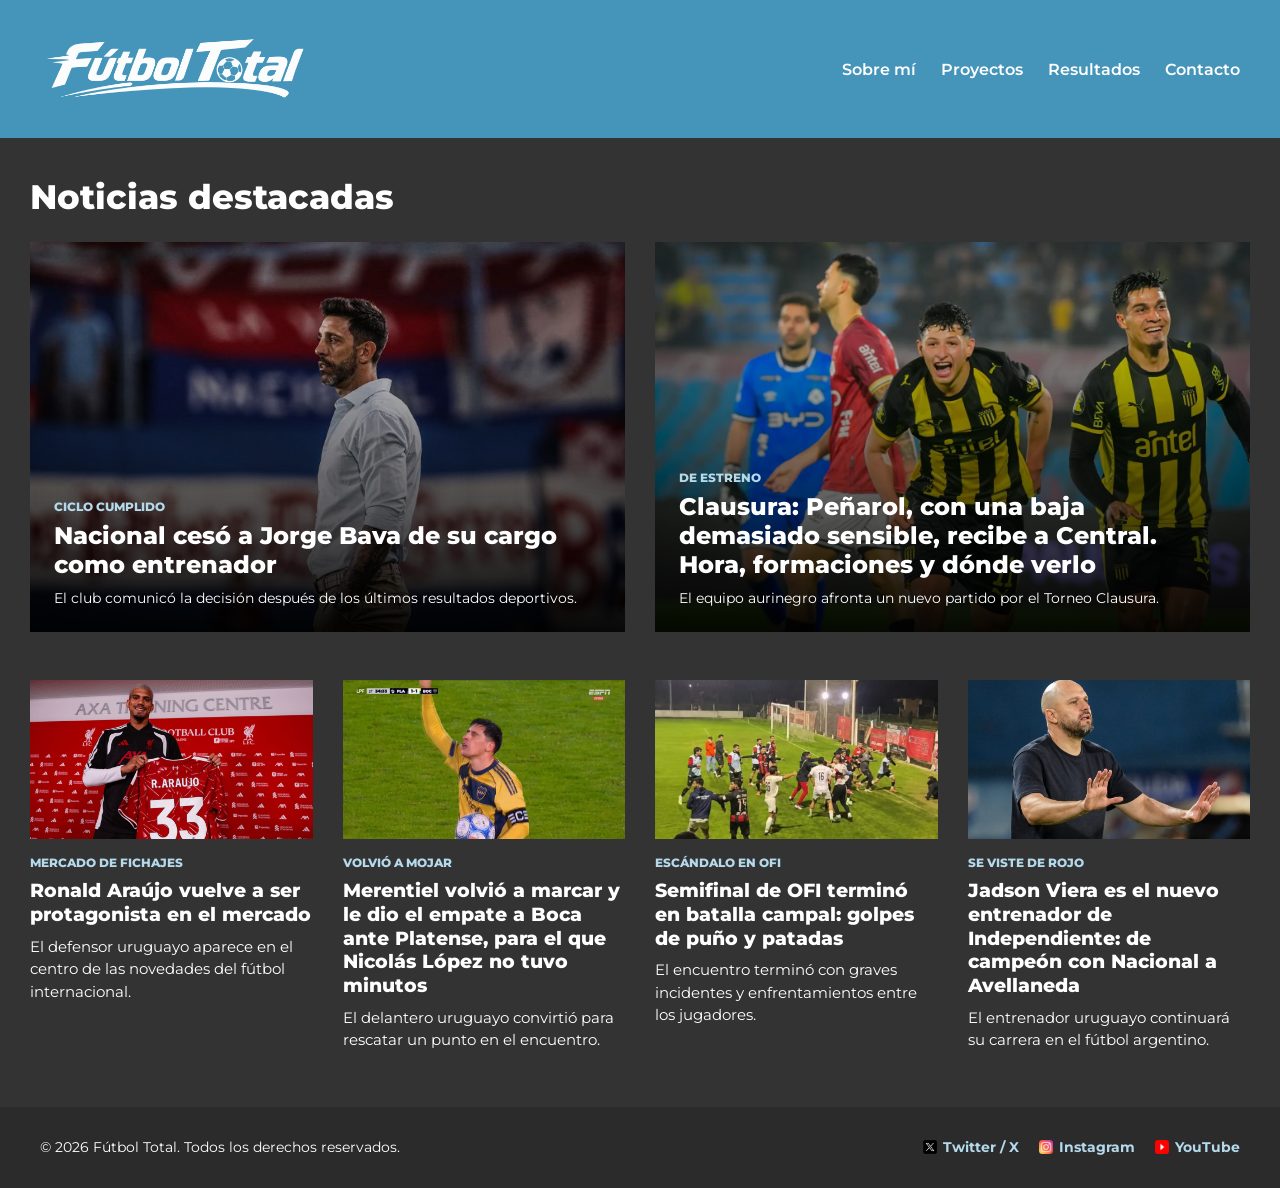
<file: index.html>
<!DOCTYPE html>
<html lang="es">
<head>
    <meta charset="UTF-8">
    <meta name="viewport" content="width=device-width, initial-scale=1.0">
    <link rel="stylesheet" href="./styles/styles.css">
    <title>Fútbol Total | Noticias Deportivas</title>
</head>

<body class="pagina pagina-inicio" id="inicio">
    <header class="encabezado encabezado-inicio">
        <a class="enlace-logo" href="#inicio" aria-label="Volver al inicio">
            <img
                class="logo-pagina"
                src="./assets/logo-futbol-total.png"
                alt="Logo de Fútbol Total"
            >
        </a>

        <nav class="navegacion" aria-label="Navegación principal">
            <ul class="menu">
                <li class="menu-item">
                    <a class="menu-enlace" href="./pages/sobre-mi.html">Sobre mí</a>
                </li>
                <li class="menu-item">
                    <a class="menu-enlace" href="./pages/proyectos.html">Proyectos</a>
                </li>
                <li class="menu-item">
                    <a class="menu-enlace" href="./pages/resultados.html">Resultados</a>
                </li>
                <li class="menu-item">
                    <a class="menu-enlace" href="./pages/contacto.html">Contacto</a>
                </li>
            </ul>
        </nav>
    </header>

    <main class="contenido">
        <section class="portada-noticias" aria-labelledby="titulo-portada">
            <div class="contenedor-portal">
                <h1 class="titulo-portal" id="titulo-portada">Noticias destacadas</h1>

                <div class="grilla-destacadas">
                    <a
                        class="noticia-imagen noticia-imagen-grande noticia-bava"
                        href="./pages/noticias/jorge-bava.html"
                    >
                        <img
                            src="./assets/jorge-bava.jpg"
                            alt="Jorge Bava durante un partido"
                        >
                        <div class="capa-noticia">
                            <p class="categoria-portada">Ciclo cumplido</p>
                            <h2>Nacional cesó a Jorge Bava de su cargo como entrenador</h2>
                            <p>El club comunicó la decisión después de los últimos resultados deportivos.</p>
                        </div>
                    </a>

                    <a
                        class="noticia-imagen noticia-imagen-grande noticia-penarol"
                        href="./pages/noticias/penarol-central.html"
                    >
                        <img
                            src="./assets/leonel-jaime.png"
                            alt="Leonel Jaime celebrando un gol con Peñarol"
                        >
                        <div class="capa-noticia">
                            <p class="categoria-portada">De estreno</p>
                            <h2>Clausura: Peñarol, con una baja demasiado sensible, recibe a Central. Hora, formaciones y dónde verlo</h2>
                            <p>El equipo aurinegro afronta un nuevo partido por el Torneo Clausura.</p>
                        </div>
                    </a>
                </div>

                <div class="grilla-secundarias">
                    <a
                        class="tarjeta-secundaria-portada noticia-araujo"
                        href="./pages/noticias/ronald-araujo.html"
                    >
                        <div class="marco-secundaria">
                            <img
                                src="./assets/Ronald-Araujo.jpeg"
                                alt="Ronald Araújo durante su presentación"
                            >
                        </div>
                        <div class="texto-secundaria">
                            <p class="categoria-portada">Mercado de fichajes</p>
                            <h2>Ronald Araújo vuelve a ser protagonista en el mercado</h2>
                            <p>El defensor uruguayo aparece en el centro de las novedades del fútbol internacional.</p>
                        </div>
                    </a>

                    <a
                        class="tarjeta-secundaria-portada noticia-merentiel"
                        href="./pages/noticias/miguel-merentiel.html"
                    >
                        <div class="marco-secundaria">
                            <img
                                src="./assets/merentiel-png.png"
                                alt="Miguel Merentiel celebrando su gol con Boca ante Platense"
                            >
                        </div>
                        <div class="texto-secundaria">
                            <p class="categoria-portada">Volvió a mojar</p>
                            <h2>Merentiel volvió a marcar y le dio el empate a Boca ante Platense, para el que Nicolás López no tuvo minutos</h2>
                            <p>El delantero uruguayo convirtió para rescatar un punto en el encuentro.</p>
                        </div>
                    </a>

                    <a
                        class="tarjeta-secundaria-portada noticia-juanico"
                        href="./pages/noticias/juanico-ofi-b.html"
                    >
                        <div class="marco-secundaria">
                            <img
                                src="./assets/juanico-divisional-b.png"
                                alt="Incidentes entre futbolistas durante la semifinal de OFI"
                            >
                        </div>
                        <div class="texto-secundaria">
                            <p class="categoria-portada">Escándalo en OFI</p>
                            <h2>Semifinal de OFI terminó en batalla campal: golpes de puño y patadas</h2>
                            <p>El encuentro terminó con graves incidentes y enfrentamientos entre los jugadores.</p>
                        </div>
                    </a>

                    <a
                        class="tarjeta-secundaria-portada noticia-jadson"
                        href="./pages/noticias/jadson-viera.html"
                    >
                        <div class="marco-secundaria">
                            <img
                                src="./assets/jadson-viera.png"
                                alt="Jadson Viera, nuevo entrenador de Independiente"
                            >
                        </div>
                        <div class="texto-secundaria">
                            <p class="categoria-portada">Se viste de rojo</p>
                            <h2>Jadson Viera es el nuevo entrenador de Independiente: de campeón con Nacional a Avellaneda</h2>
                            <p>El entrenador uruguayo continuará su carrera en el fútbol argentino.</p>
                        </div>
                    </a>
                </div>
            </div>
        </section>
    </main>

    <footer class="pie-pagina">
        <p class="derechos">
            &copy; <span id="year"></span> Fútbol Total. Todos los derechos reservados.
        </p>

        <nav class="navegacion-redes" aria-label="Redes sociales">
            <ul class="lista-redes">
                <li class="red-social">
                    <a class="enlace-red" href="https://twitter.com" target="_blank" rel="noopener noreferrer">
                        <img class="icono-red" src="./assets/logos/x.png" alt="" width="14" height="14">
                        Twitter / X
                    </a>
                </li>
                <li class="red-social">
                    <a class="enlace-red" href="https://instagram.com" target="_blank" rel="noopener noreferrer">
                        <img class="icono-red" src="./assets/logos/instagram.png" alt="" width="14" height="14">
                        Instagram
                    </a>
                </li>
                <li class="red-social">
                    <a class="enlace-red" href="https://youtube.com" target="_blank" rel="noopener noreferrer">
                        <img class="icono-red" src="./assets/logos/yt.png" alt="" width="14" height="14">
                        YouTube
                    </a>
                </li>
            </ul>
        </nav>
    </footer>

    <script>
        document.getElementById("year").textContent = new Date().getFullYear();
    </script>
</body>
</html>
</file>
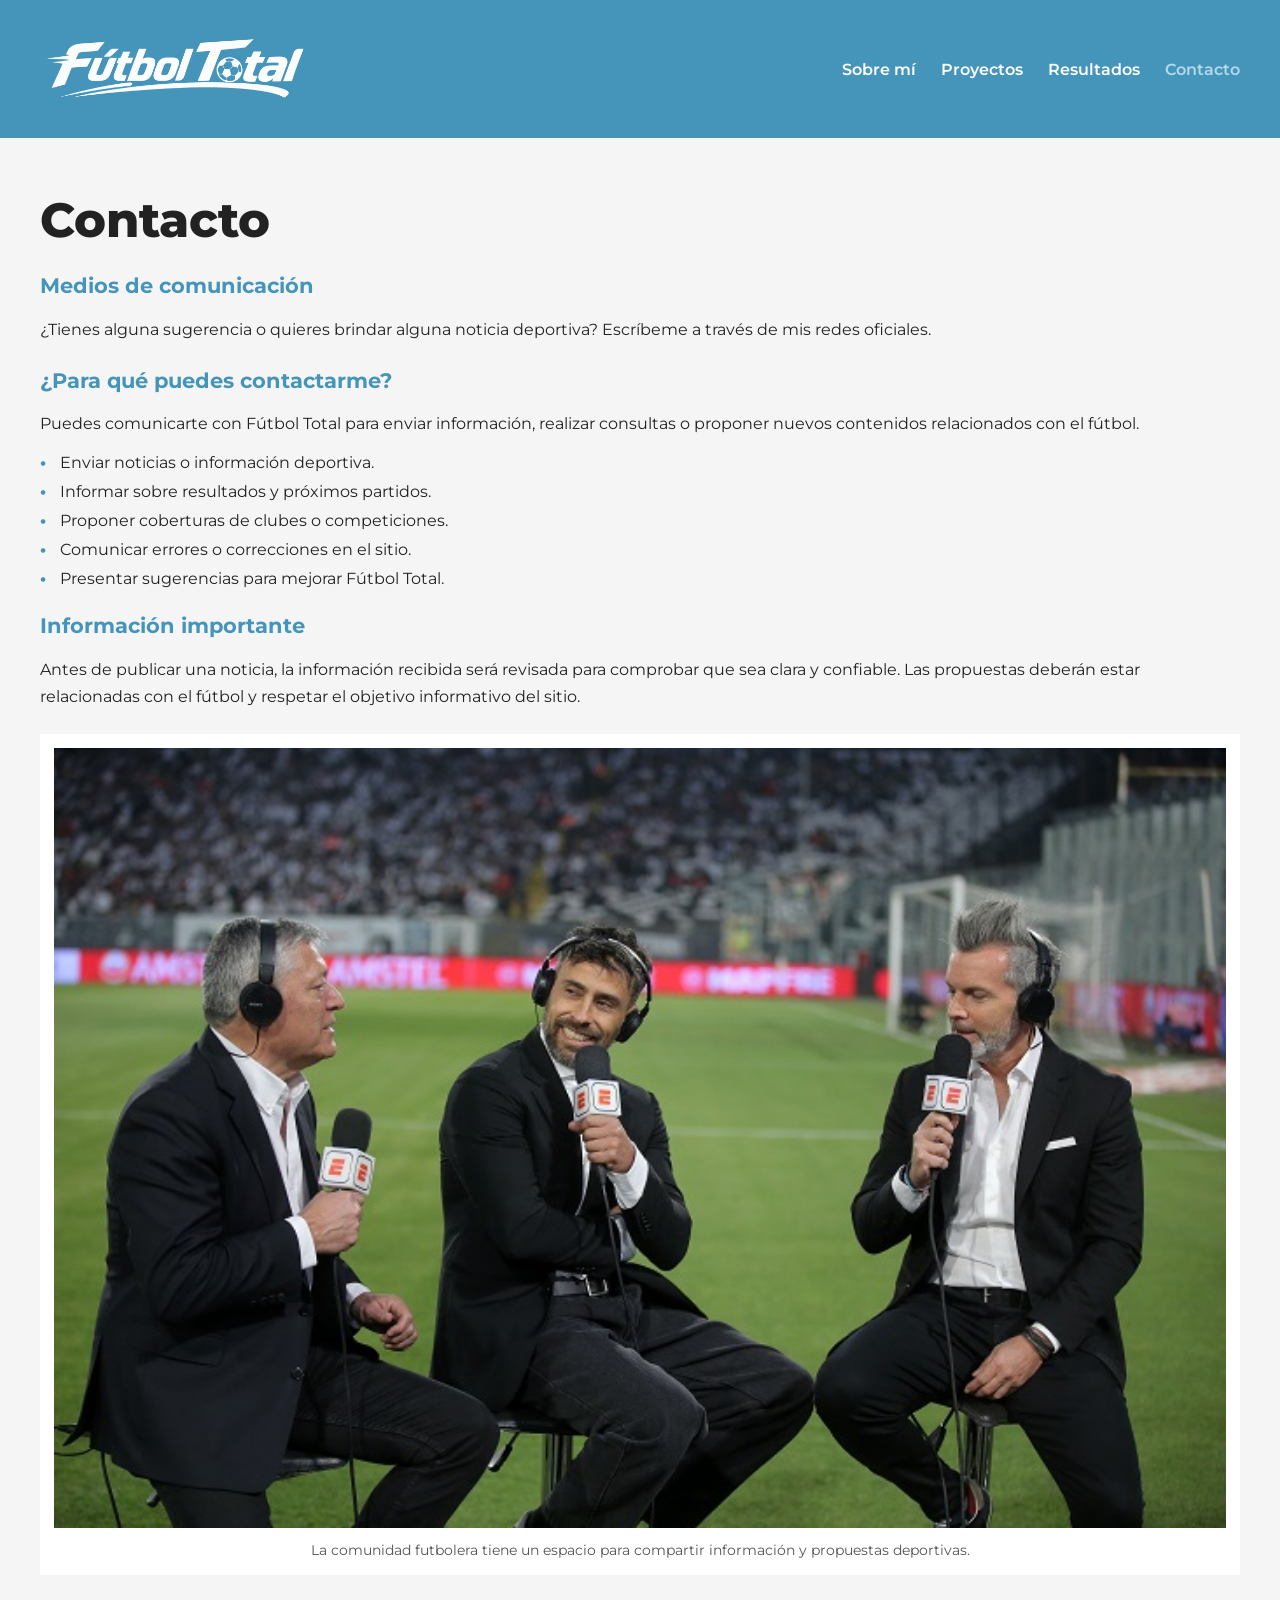
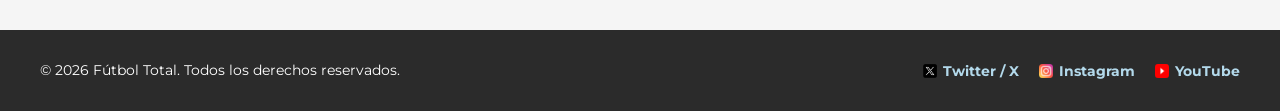
<file: pages/contacto.html>
<!DOCTYPE html>
<html lang="es">
<head>
    <meta charset="UTF-8">
    <meta name="viewport" content="width=device-width, initial-scale=1.0">
    <link rel="stylesheet" href="../styles/styles.css">
    <title>Fútbol Total | Contacto</title>
</head>

<body class="pagina pagina-contacto">
    <header class="encabezado">
        <a class="enlace-logo" href="../index.html" aria-label="Ir al inicio de Fútbol Total">
            <img
                class="logo-pagina"
                src="../assets/logo-futbol-total.png"
                alt="Logo de Fútbol Total"
            >
        </a>

        <nav class="navegacion" aria-label="Navegación principal">
            <ul class="menu">
                <li class="menu-item">
                    <a class="menu-enlace" href="./sobre-mi.html">Sobre mí</a>
                </li>
                <li class="menu-item">
                    <a class="menu-enlace" href="./proyectos.html">Proyectos</a>
                </li>
                <li class="menu-item">
                    <a class="menu-enlace" href="./resultados.html">Resultados</a>
                </li>
                <li class="menu-item">
                    <a class="menu-enlace" href="./contacto.html" aria-current="page">Contacto</a>
                </li>
            </ul>
        </nav>
    </header>

    <main class="contenido">
        <section class="seccion-contacto" aria-labelledby="titulo-contacto">
            <h1 class="titulo-principal" id="titulo-contacto">Contacto</h1>

            <article class="articulo">
                <h2 class="subtitulo">Medios de comunicación</h2>
                <p class="texto">
                    ¿Tienes alguna sugerencia o quieres brindar alguna noticia
                    deportiva? Escríbeme a través de mis redes oficiales.
                </p>
            </article>

            <article class="articulo">
                <h2 class="subtitulo">¿Para qué puedes contactarme?</h2>
                <p class="texto">
                    Puedes comunicarte con Fútbol Total para enviar
                    información, realizar consultas o proponer nuevos
                    contenidos relacionados con el fútbol.
                </p>
                <ul class="lista">
                    <li class="lista-item">Enviar noticias o información deportiva.</li>
                    <li class="lista-item">Informar sobre resultados y próximos partidos.</li>
                    <li class="lista-item">Proponer coberturas de clubes o competiciones.</li>
                    <li class="lista-item">Comunicar errores o correcciones en el sitio.</li>
                    <li class="lista-item">Presentar sugerencias para mejorar Fútbol Total.</li>
                </ul>
            </article>

            <article class="articulo">
                <h2 class="subtitulo">Información importante</h2>
                <p class="texto">
                    Antes de publicar una noticia, la información recibida
                    será revisada para comprobar que sea clara y confiable.
                    Las propuestas deberán estar relacionadas con el fútbol
                    y respetar el objetivo informativo del sitio.
                </p>
            </article>

            <figure class="figura">
                <img
                    class="imagen"
                    src="../assets/periodistas-cancha.jpg"
                    alt="Periodistas deportivos trabajando junto al campo de juego"
                >
                <figcaption class="descripcion-imagen">
                    La comunidad futbolera tiene un espacio para compartir
                    información y propuestas deportivas.
                </figcaption>
            </figure>
        </section>
    </main>

    <footer class="pie-pagina">
        <p class="derechos">
            &copy; <span id="year"></span> Fútbol Total. Todos los derechos reservados.
        </p>

        <nav class="navegacion-redes" aria-label="Redes sociales">
            <ul class="lista-redes">
                <li class="red-social">
                    <a class="enlace-red" href="https://twitter.com" target="_blank" rel="noopener noreferrer">
                        <img class="icono-red" src="../assets/logos/x.png" alt="" width="14" height="14">
                        Twitter / X
                    </a>
                </li>
                <li class="red-social">
                    <a class="enlace-red" href="https://instagram.com" target="_blank" rel="noopener noreferrer">
                        <img class="icono-red" src="../assets/logos/instagram.png" alt="" width="14" height="14">
                        Instagram
                    </a>
                </li>
                <li class="red-social">
                    <a class="enlace-red" href="https://youtube.com" target="_blank" rel="noopener noreferrer">
                        <img class="icono-red" src="../assets/logos/yt.png" alt="" width="14" height="14">
                        YouTube
                    </a>
                </li>
            </ul>
        </nav>
    </footer>

    <script>
        document.getElementById("year").textContent = new Date().getFullYear();
    </script>
</body>
</html>
</file>
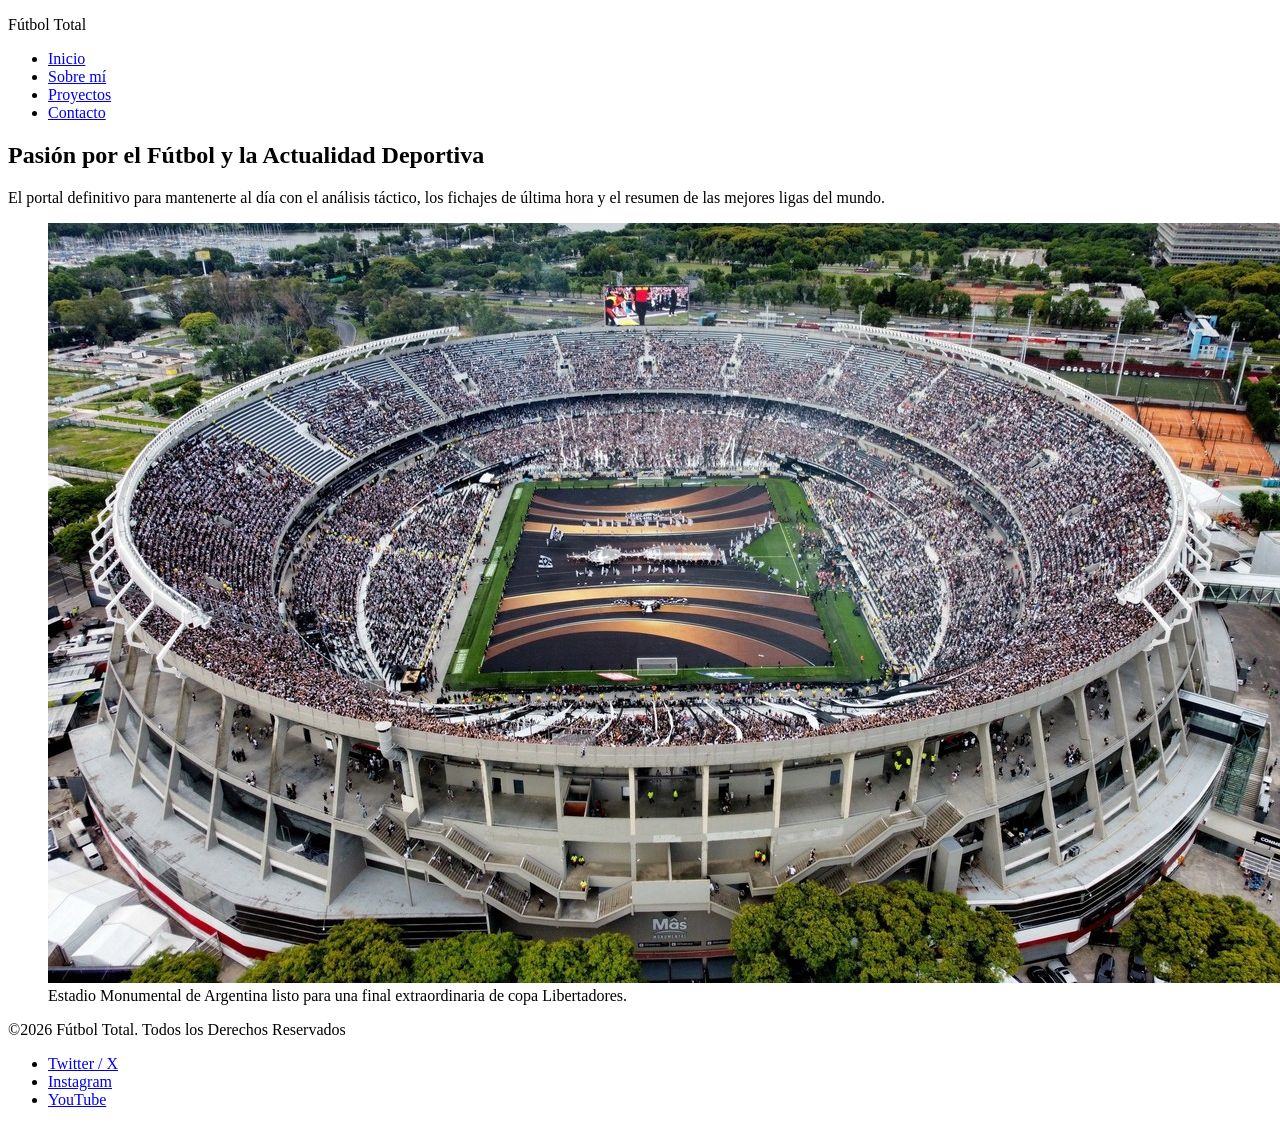
<file: pages/inicio.html>
<!DOCTYPE html>
<html lang="es">
<head>
    <meta charset="UTF-8">
    <meta name="viewport" content="width=device-width, initial-scale=1.0">
    <title>Fútbol Total | Inicio</title>
</head>
<body>
    
    <header>
        <p>Fútbol Total</p>
        <nav>
            <ul>
                <li><a href="inicio.html">Inicio</a></li>
                <li><a href="sobre-mi.html">Sobre mí</a></li>
                <li><a href="proyectos.html">Proyectos</a></li>
                <li><a href="contacto.html">Contacto</a></li>
            </ul>
        </nav>
    </header>

    <main>
        <section id="inicio">
            <h1>Pasión por el Fútbol y la Actualidad Deportiva</h1>
            <p>El portal definitivo para mantenerte al día con el análisis táctico, los fichajes de última hora y el resumen de las mejores ligas del mundo.</p>
            <figure>
                <img src="../assets/monumental-libertadores.png" alt="Vista panorámica del estadio Monumental antes de una final de copa Libertadores con un ambiente copero extraordinario.">
                <figcaption>Estadio Monumental de Argentina listo para una final extraordinaria de copa Libertadores.</figcaption>
            </figure>
        </section>
    </main>

    <footer>
        <p>&copy;<span id="year"></span> Fútbol Total. Todos los Derechos Reservados</p> 
        <script>document.getElementById('year').textContent = new Date().getFullYear();</script>
        <nav>
            <ul>
                <li><a href="https://twitter.com" target="_blank" rel="noopener">Twitter / X</a></li>
                <li><a href="https://instagram.com" target="_blank" rel="noopener">Instagram</a></li>
                <li><a href="https://youtube.com" target="_blank" rel="noopener">YouTube</a></li>
            </ul>
        </nav>
    </footer>

</body>
</html>
</file>
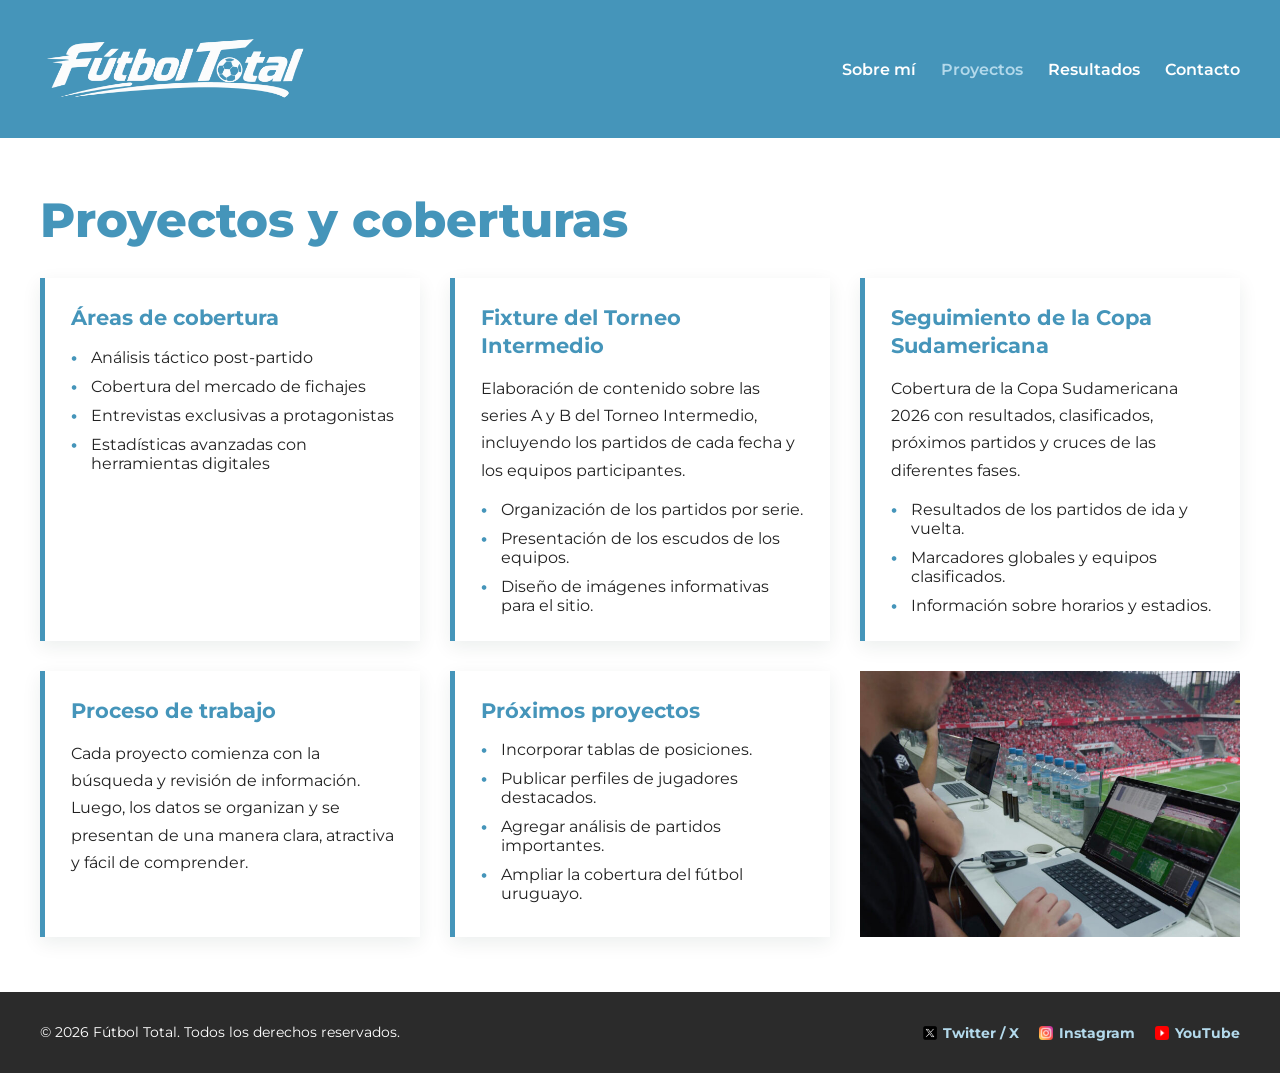
<file: pages/proyectos.html>
<!DOCTYPE html>
<html lang="es">
<head>
    <meta charset="UTF-8">
    <meta name="viewport" content="width=device-width, initial-scale=1.0">
    <link rel="stylesheet" href="../styles/styles.css">
    <title>Fútbol Total | Proyectos</title>
</head>

<body class="pagina pagina-proyectos">
    <header class="encabezado">
        <a class="enlace-logo" href="../index.html" aria-label="Ir al inicio de Fútbol Total">
            <img
                class="logo-pagina"
                src="../assets/logo-futbol-total.png"
                alt="Logo de Fútbol Total"
            >
        </a>

        <nav class="navegacion" aria-label="Navegación principal">
            <ul class="menu">
                <li class="menu-item">
                    <a class="menu-enlace" href="./sobre-mi.html">Sobre mí</a>
                </li>
                <li class="menu-item">
                    <a class="menu-enlace" href="./proyectos.html" aria-current="page">Proyectos</a>
                </li>
                <li class="menu-item">
                    <a class="menu-enlace" href="./resultados.html">Resultados</a>
                </li>
                <li class="menu-item">
                    <a class="menu-enlace" href="./contacto.html">Contacto</a>
                </li>
            </ul>
        </nav>
    </header>

    <main class="contenido">
        <section class="seccion seccion-proyectos" aria-labelledby="titulo-proyectos">
            <h1 class="titulo-principal titulo-proyectos" id="titulo-proyectos">
                Proyectos y coberturas
            </h1>

            <article class="articulo tarjeta-proyecto proyecto-cobertura">
                <h2 class="subtitulo">Áreas de cobertura</h2>
                <ul class="lista">
                    <li class="lista-item">Análisis táctico post-partido</li>
                    <li class="lista-item">Cobertura del mercado de fichajes</li>
                    <li class="lista-item">Entrevistas exclusivas a protagonistas</li>
                    <li class="lista-item">Estadísticas avanzadas con herramientas digitales</li>
                </ul>
            </article>

            <article class="articulo tarjeta-proyecto proyecto-fixture">
                <h2 class="subtitulo">Fixture del Torneo Intermedio</h2>
                <p class="texto">
                    Elaboración de contenido sobre las series A y B del Torneo
                    Intermedio, incluyendo los partidos de cada fecha y los
                    equipos participantes.
                </p>
                <ul class="lista">
                    <li class="lista-item">Organización de los partidos por serie.</li>
                    <li class="lista-item">Presentación de los escudos de los equipos.</li>
                    <li class="lista-item">Diseño de imágenes informativas para el sitio.</li>
                </ul>
            </article>

            <article class="articulo tarjeta-proyecto proyecto-sudamericana">
                <h2 class="subtitulo">Seguimiento de la Copa Sudamericana</h2>
                <p class="texto">
                    Cobertura de la Copa Sudamericana 2026 con resultados,
                    clasificados, próximos partidos y cruces de las diferentes fases.
                </p>
                <ul class="lista">
                    <li class="lista-item">Resultados de los partidos de ida y vuelta.</li>
                    <li class="lista-item">Marcadores globales y equipos clasificados.</li>
                    <li class="lista-item">Información sobre horarios y estadios.</li>
                </ul>
            </article>

            <article class="articulo tarjeta-proyecto proyecto-proceso">
                <h2 class="subtitulo">Proceso de trabajo</h2>
                <p class="texto">
                    Cada proyecto comienza con la búsqueda y revisión de
                    información. Luego, los datos se organizan y se presentan
                    de una manera clara, atractiva y fácil de comprender.
                </p>
            </article>

            <article class="articulo tarjeta-proyecto proyecto-proximos">
                <h2 class="subtitulo">Próximos proyectos</h2>
                <ul class="lista">
                    <li class="lista-item">Incorporar tablas de posiciones.</li>
                    <li class="lista-item">Publicar perfiles de jugadores destacados.</li>
                    <li class="lista-item">Agregar análisis de partidos importantes.</li>
                    <li class="lista-item">Ampliar la cobertura del fútbol uruguayo.</li>
                </ul>
            </article>

            <figure class="figura figura-proyectos">
                <img
                    class="imagen"
                    src="../assets/estadisticas-partido.jpg"
                    alt="Analistas deportivos recopilando y estudiando estadísticas durante un partido de fútbol"
                >
                <figcaption class="descripcion-imagen">
                    Investigación, estadísticas y análisis como parte del proceso de trabajo de Fútbol Total.
                </figcaption>
            </figure>
        </section>
    </main>

    <footer class="pie-pagina">
        <p class="derechos">
            &copy; <span id="year"></span> Fútbol Total. Todos los derechos reservados.
        </p>

        <nav class="navegacion-redes" aria-label="Redes sociales">
            <ul class="lista-redes">
                <li class="red-social">
                    <a class="enlace-red" href="https://twitter.com" target="_blank" rel="noopener noreferrer">
                        <img class="icono-red" src="../assets/logos/x.png" alt="" width="14" height="14">
                        Twitter / X
                    </a>
                </li>
                <li class="red-social">
                    <a class="enlace-red" href="https://instagram.com" target="_blank" rel="noopener noreferrer">
                        <img class="icono-red" src="../assets/logos/instagram.png" alt="" width="14" height="14">
                        Instagram
                    </a>
                </li>
                <li class="red-social">
                    <a class="enlace-red" href="https://youtube.com" target="_blank" rel="noopener noreferrer">
                        <img class="icono-red" src="../assets/logos/yt.png" alt="" width="14" height="14">
                        YouTube
                    </a>
                </li>
            </ul>
        </nav>
    </footer>

    <script>
        document.getElementById("year").textContent = new Date().getFullYear();
    </script>
</body>
</html>
</file>
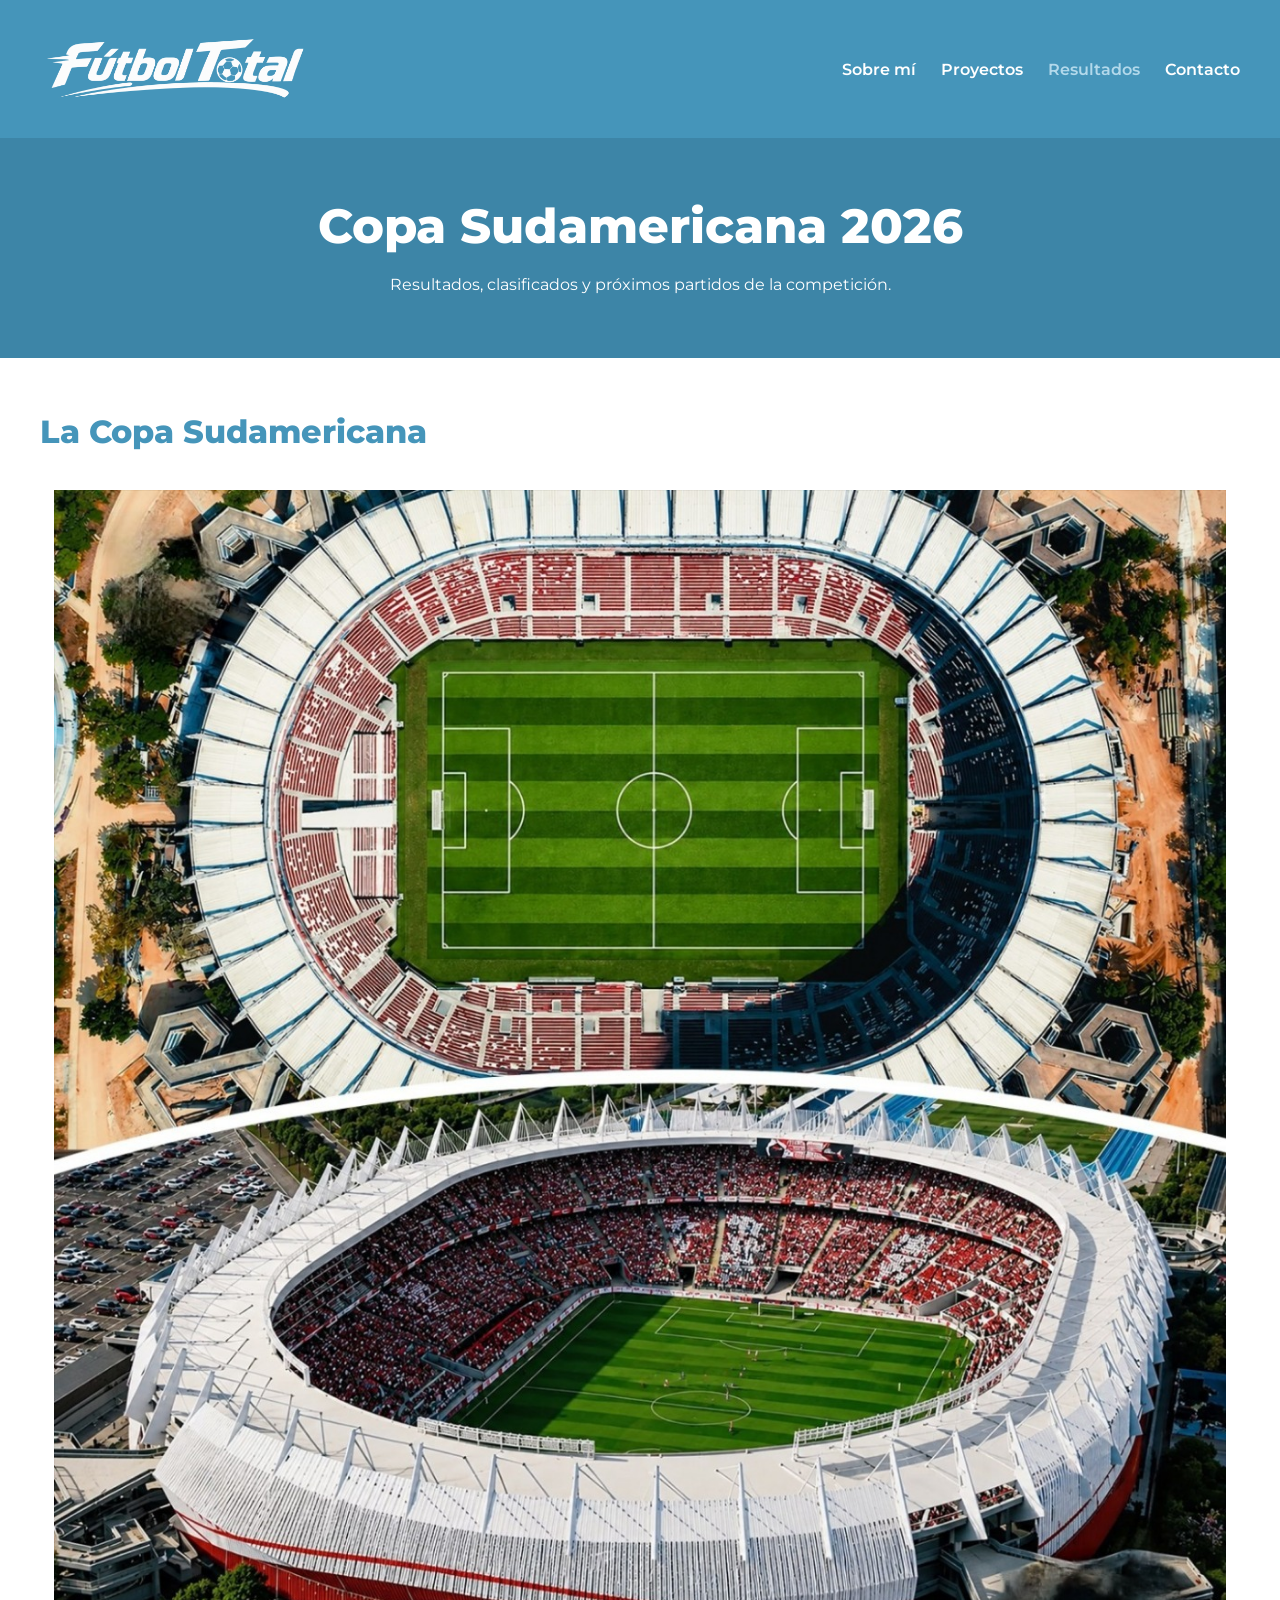
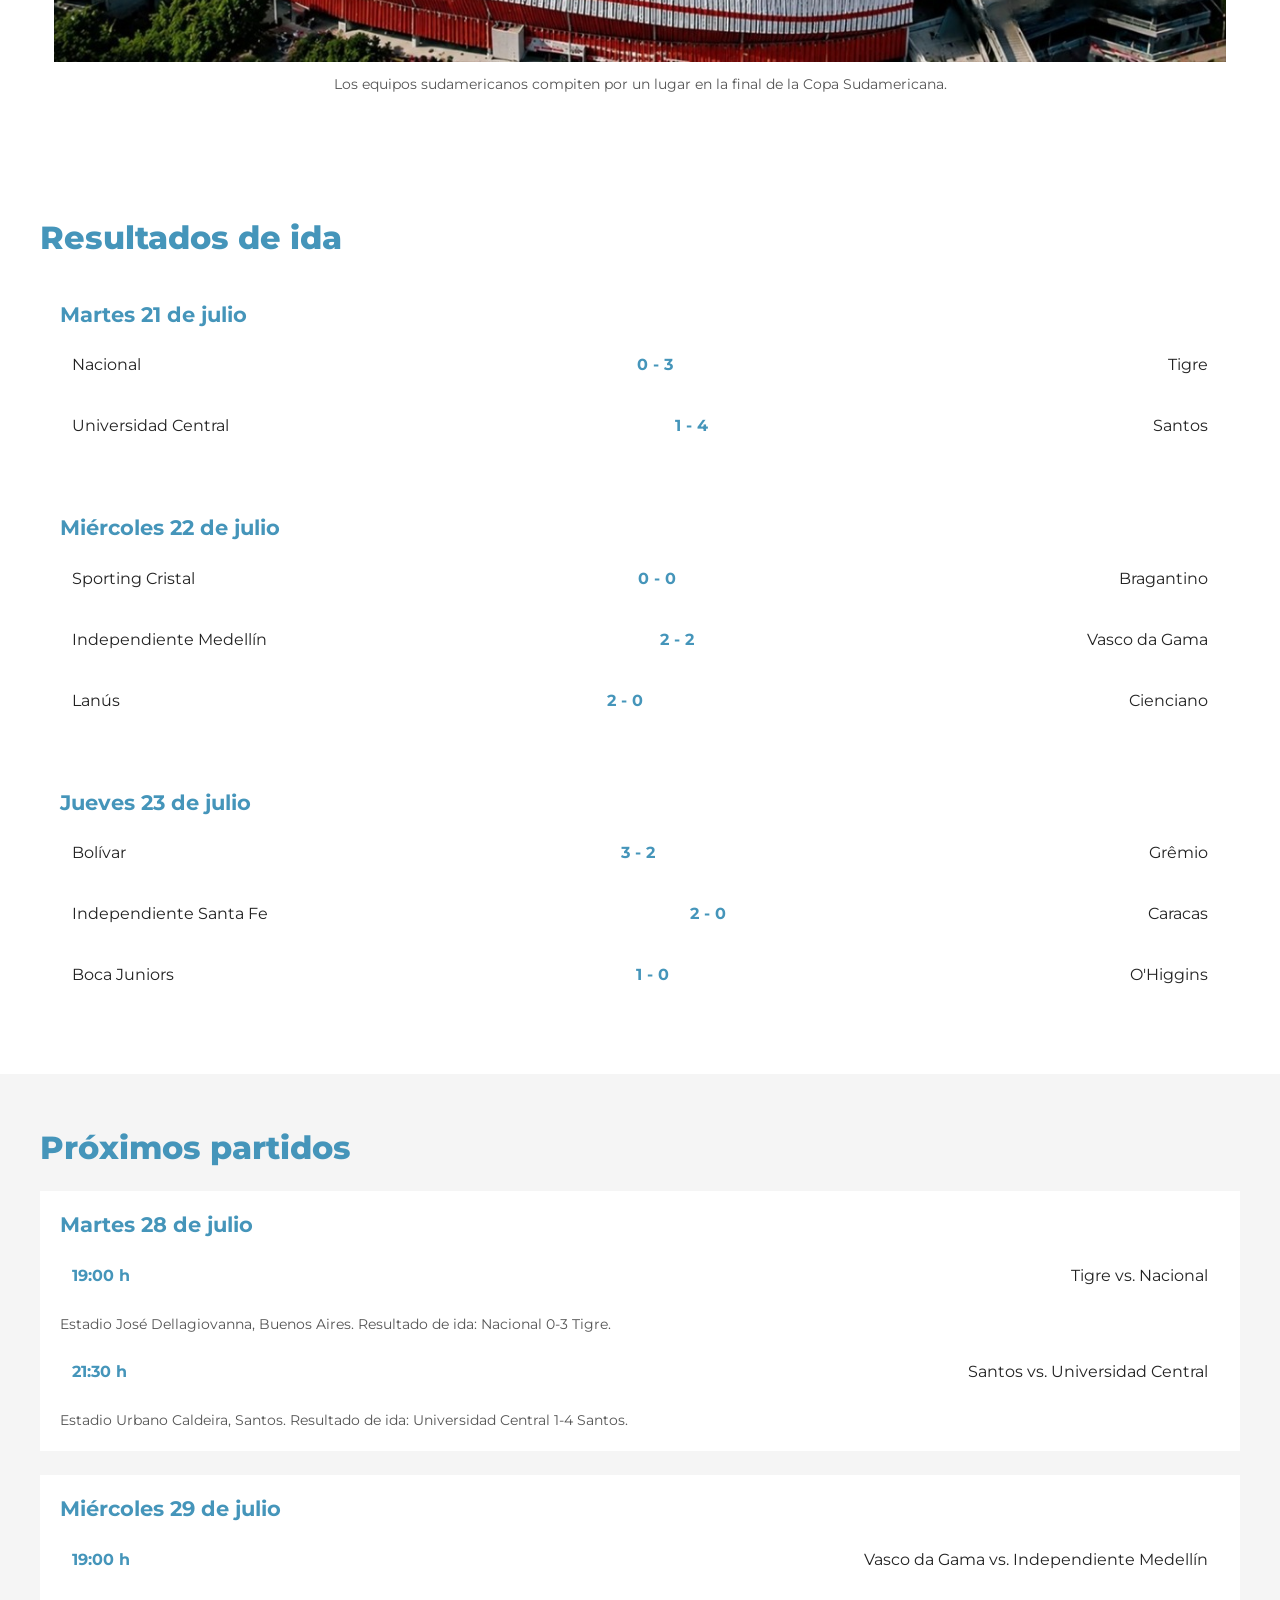
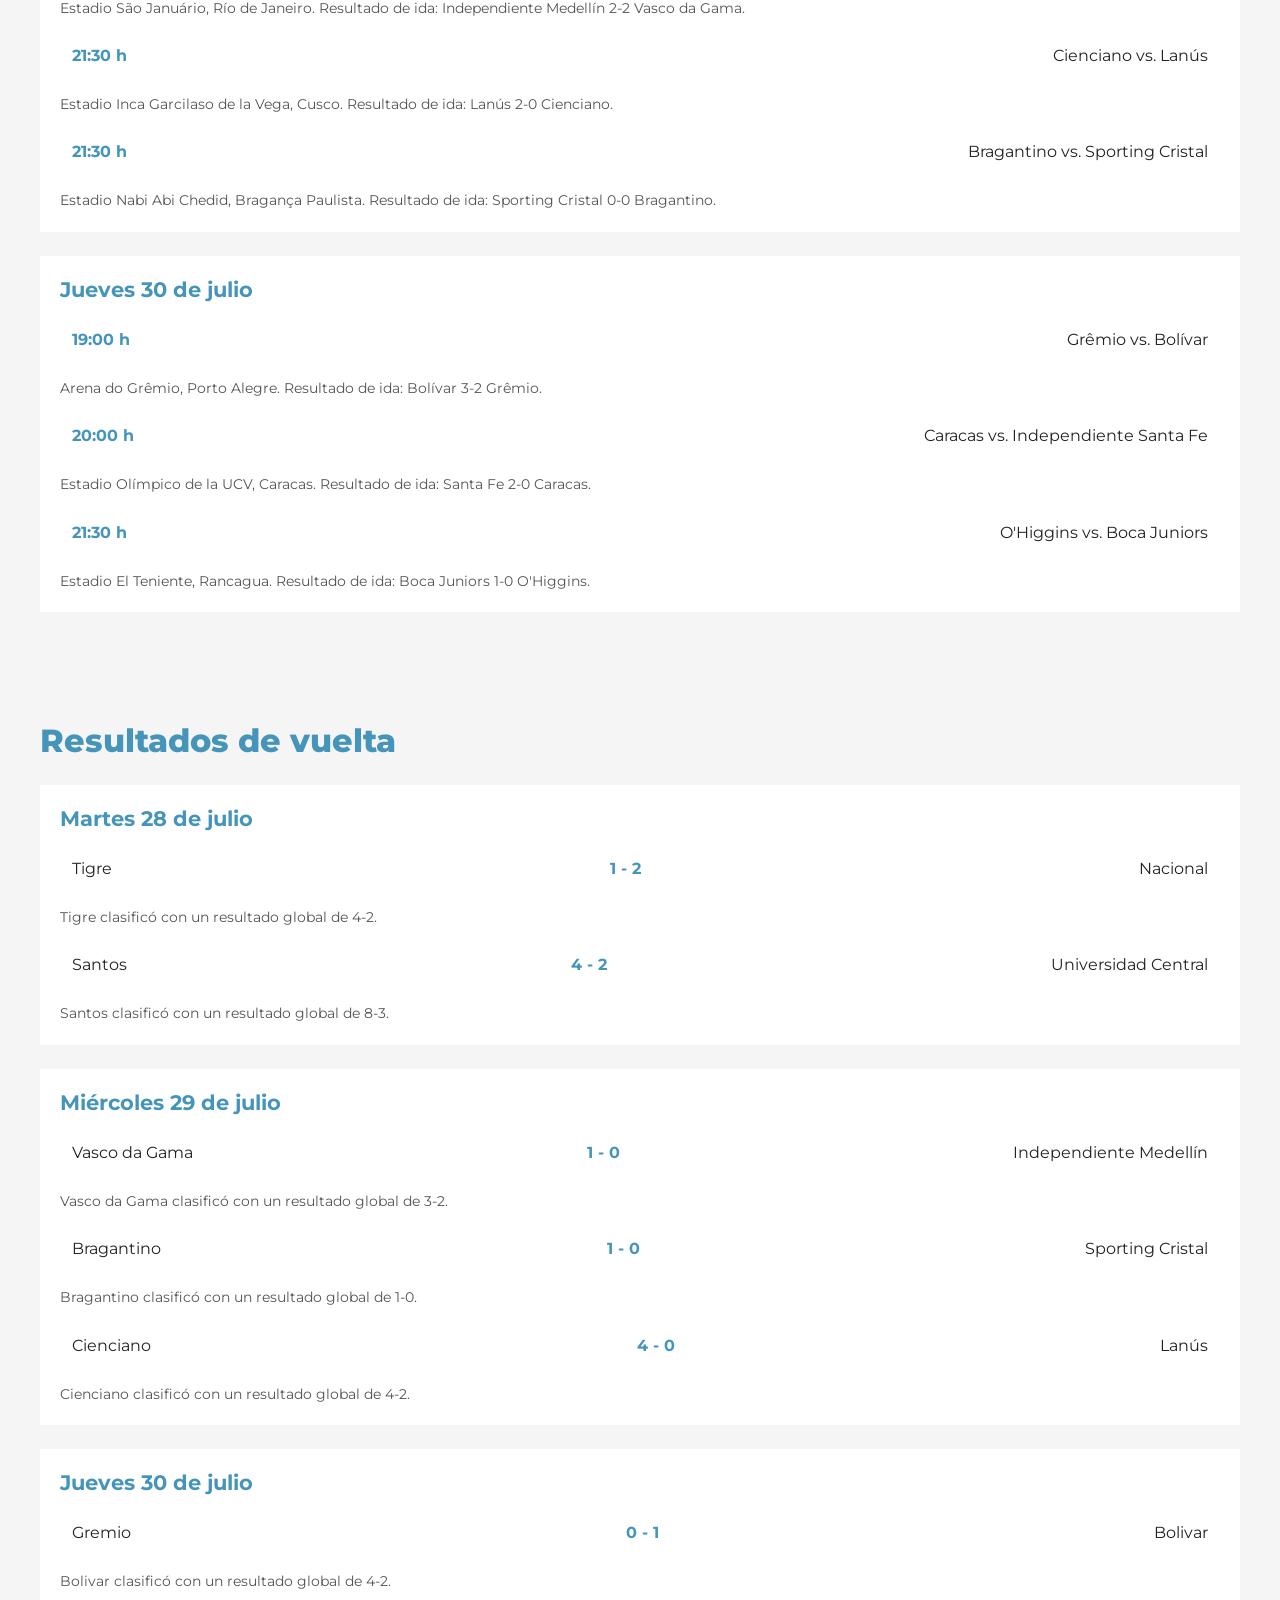
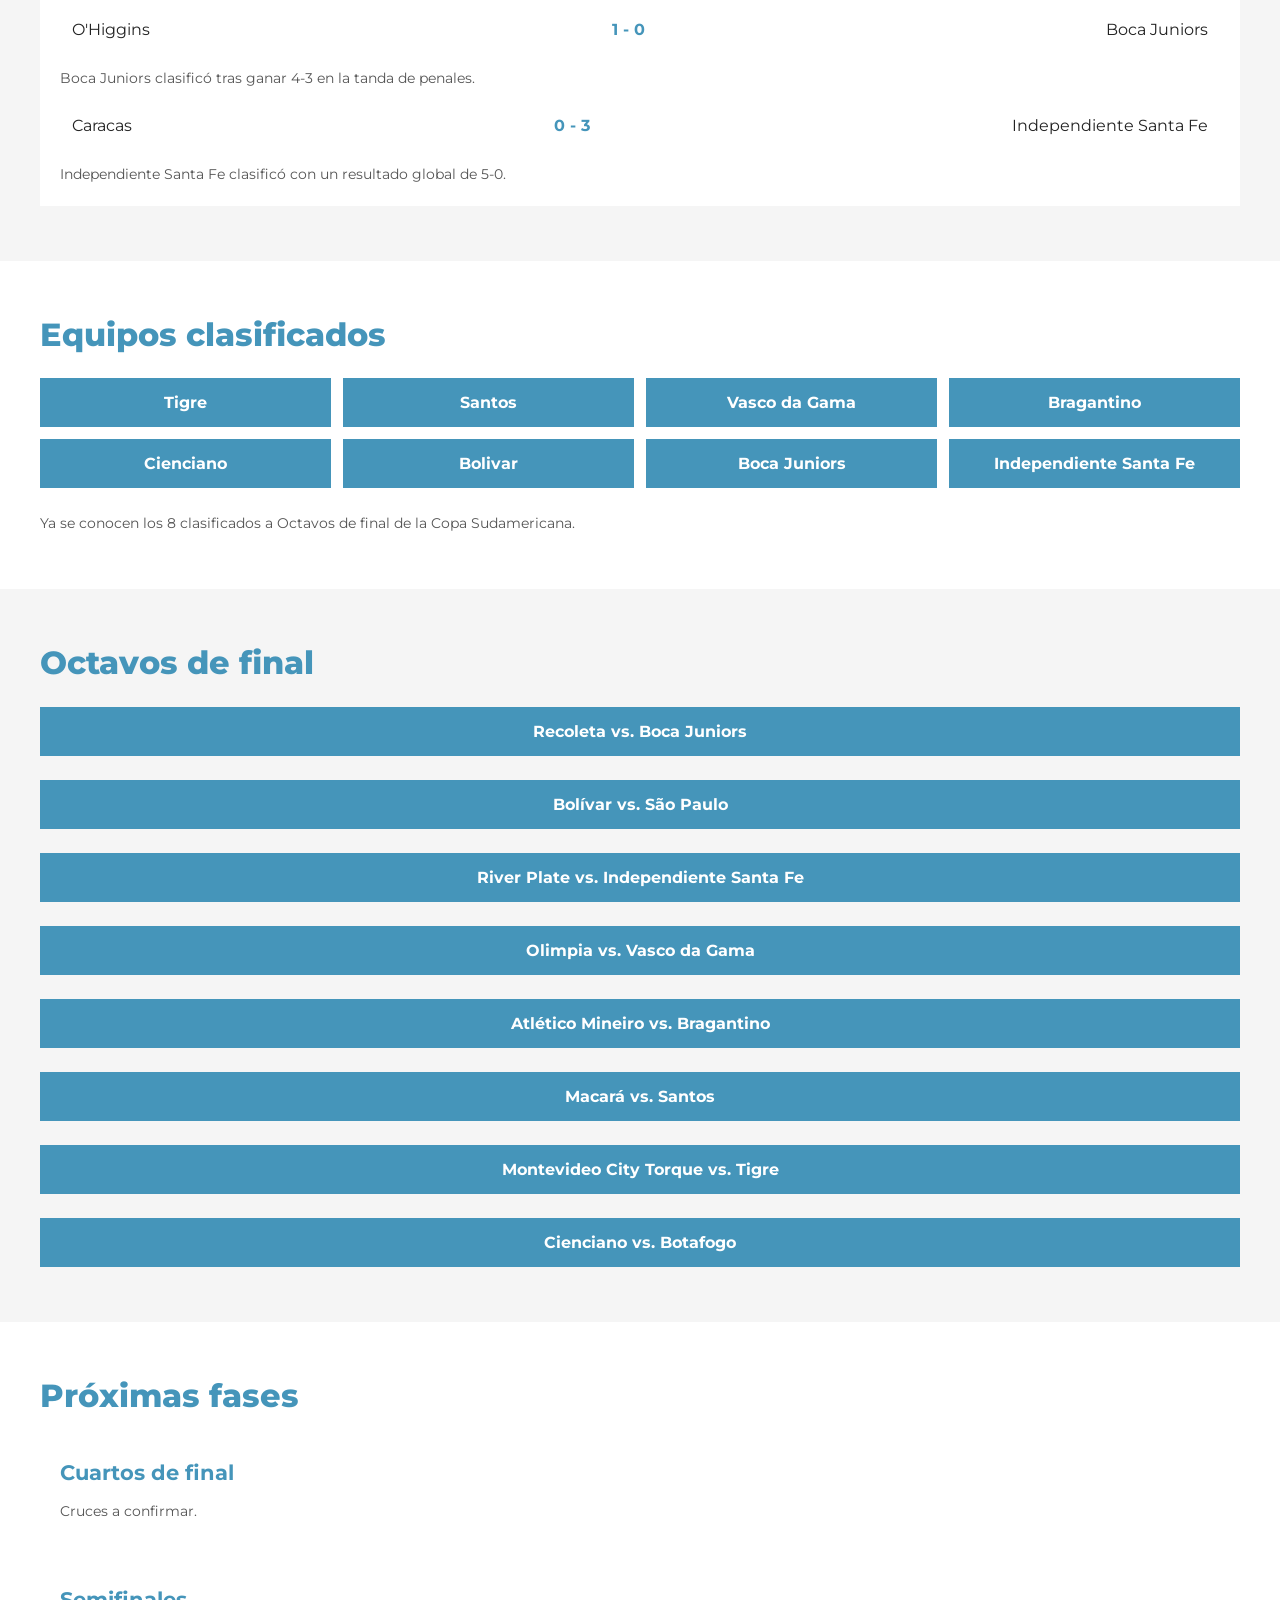
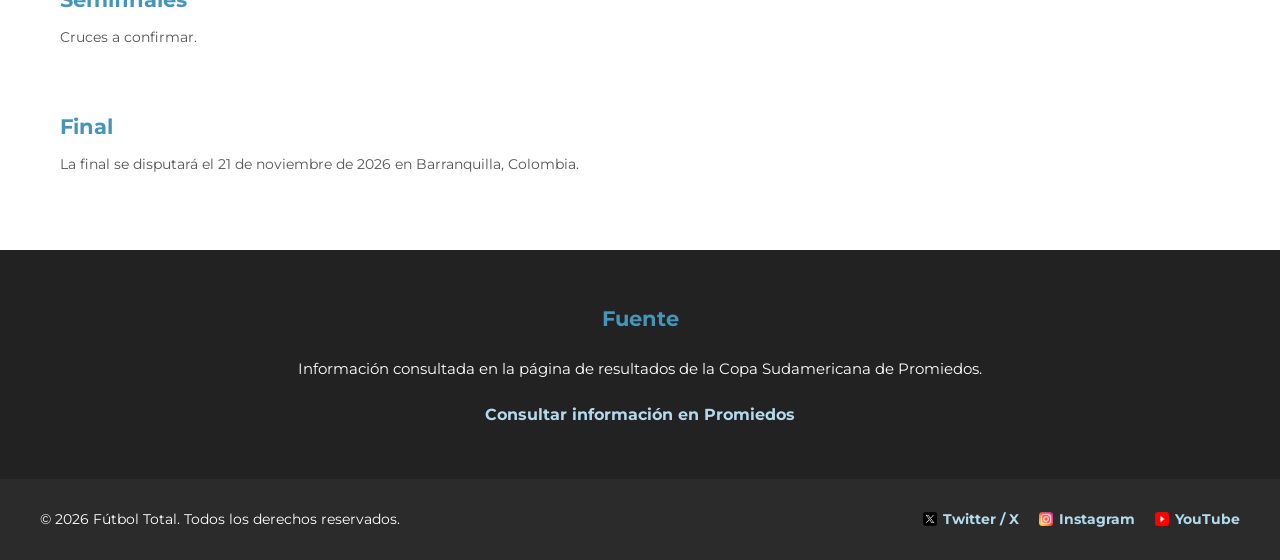
<file: pages/resultados.html>
<!DOCTYPE html>
<html lang="es">
<head>
    <meta charset="UTF-8">
    <meta name="viewport" content="width=device-width, initial-scale=1.0">

    <!-- Hoja de estilos externa -->
    <link rel="stylesheet" href="../styles/styles.css">

    <title>Fútbol Total | Copa Sudamericana</title>
</head>

<body class="pagina pagina-resultados">

    <header class="encabezado">
        <a
            class="enlace-logo"
            href="../index.html"
            aria-label="Ir al inicio de Fútbol Total"
        >
            <img
                class="logo-pagina"
                src="../assets/logo-futbol-total.png"
                alt="Logo de Fútbol Total"
            >
        </a>

        <nav class="navegacion" aria-label="Navegación principal">
            <ul class="menu">
                <li class="menu-item">
                    <a class="menu-enlace" href="./sobre-mi.html">Sobre mí</a>
                </li>

                <li class="menu-item">
                    <a class="menu-enlace" href="./proyectos.html">Proyectos</a>
                </li>

                <li class="menu-item">
                    <a class="menu-enlace" href="./resultados.html" aria-current="page">Resultados</a>
                </li>

                <li class="menu-item">
                    <a class="menu-enlace" href="./contacto.html">Contacto</a>
                </li>
            </ul>
        </nav>
    </header>

    <main class="contenido">

        <!-- Presentación -->

        <section class="seccion-inicio">
            <h1 class="titulo-principal">
                Copa Sudamericana 2026
            </h1>

            <p class="texto-principal">
                Resultados, clasificados y próximos partidos de la competición.
            </p>
        </section>

        <!-- Imagen de la competición -->

        <section class="seccion">
            <h2 class="titulo-seccion">
                La Copa Sudamericana
            </h2>

            <figure class="figura">
                <img
                    class="imagen"
                    src="../assets/estadio-sudamericana.jpeg"
                    alt="Estadio lleno durante un partido internacional de fútbol"
                >

                <figcaption class="descripcion-imagen">
                    Los equipos sudamericanos compiten por un lugar en la final de la Copa Sudamericana.
                </figcaption>
            </figure>
        </section>

        <!-- Resultados de los partidos de ida -->

        <section class="seccion-resultados">
            <h2 class="titulo-seccion">
                Resultados de ida
            </h2>

            <article class="grupo-resultados">
                <h3 class="subtitulo">Martes 21 de julio</h3>

                <p class="partido-resultado">
                    Nacional
                    <strong class="marcador">0 - 3</strong>
                    Tigre
                </p>

                <p class="partido-resultado">
                    Universidad Central
                    <strong class="marcador">1 - 4</strong>
                    Santos
                </p>
            </article>

            <article class="grupo-resultados">
                <h3 class="subtitulo">Miércoles 22 de julio</h3>

                <p class="partido-resultado">
                    Sporting Cristal
                    <strong class="marcador">0 - 0</strong>
                    Bragantino
                </p>

                <p class="partido-resultado">
                    Independiente Medellín
                    <strong class="marcador">2 - 2</strong>
                    Vasco da Gama
                </p>

                <p class="partido-resultado">
                    Lanús
                    <strong class="marcador">2 - 0</strong>
                    Cienciano
                </p>
            </article>

            <article class="grupo-resultados">
                <h3 class="subtitulo">Jueves 23 de julio</h3>

                <p class="partido-resultado">
                    Bolívar
                    <strong class="marcador">3 - 2</strong>
                    Grêmio
                </p>

                <p class="partido-resultado">
                    Independiente Santa Fe
                    <strong class="marcador">2 - 0</strong>
                    Caracas
                </p>

                <p class="partido-resultado">
                    Boca Juniors
                    <strong class="marcador">1 - 0</strong>
                    O'Higgins
                </p>
            </article>
        </section>

        <!-- Próximos partidos -->

        <section class="seccion-proximos">
            <h2 class="titulo-seccion">
                Próximos partidos
            </h2>

            <article class="grupo-resultados">
                <h3 class="subtitulo">Martes 28 de julio</h3>

                <p class="partido-proximo">
                    <strong class="horario-partido">19:00 h</strong>
                    Tigre vs. Nacional
                </p>

                <p class="detalle-partido">
                    Estadio José Dellagiovanna, Buenos Aires.
                    Resultado de ida: Nacional 0-3 Tigre.
                </p>

                <p class="partido-proximo">
                    <strong class="horario-partido">21:30 h</strong>
                    Santos vs. Universidad Central
                </p>

                <p class="detalle-partido">
                    Estadio Urbano Caldeira, Santos.
                    Resultado de ida: Universidad Central 1-4 Santos.
                </p>
            </article>

            <article class="grupo-resultados">
                <h3 class="subtitulo">Miércoles 29 de julio</h3>

                <p class="partido-proximo">
                    <strong class="horario-partido">19:00 h</strong>
                    Vasco da Gama vs. Independiente Medellín
                </p>

                <p class="detalle-partido">
                    Estadio São Januário, Río de Janeiro.
                    Resultado de ida: Independiente Medellín 2-2 Vasco da Gama.
                </p>

                <p class="partido-proximo">
                    <strong class="horario-partido">21:30 h</strong>
                    Cienciano vs. Lanús
                </p>

                <p class="detalle-partido">
                    Estadio Inca Garcilaso de la Vega, Cusco.
                    Resultado de ida: Lanús 2-0 Cienciano.
                </p>

                <p class="partido-proximo">
                    <strong class="horario-partido">21:30 h</strong>
                    Bragantino vs. Sporting Cristal
                </p>

                <p class="detalle-partido">
                    Estadio Nabi Abi Chedid, Bragança Paulista.
                    Resultado de ida: Sporting Cristal 0-0 Bragantino.
                </p>
            </article>

            <article class="grupo-resultados">
                <h3 class="subtitulo">Jueves 30 de julio</h3>

                <p class="partido-proximo">
                    <strong class="horario-partido">19:00 h</strong>
                    Grêmio vs. Bolívar
                </p>

                <p class="detalle-partido">
                    Arena do Grêmio, Porto Alegre.
                    Resultado de ida: Bolívar 3-2 Grêmio.
                </p>

                <p class="partido-proximo">
                    <strong class="horario-partido">20:00 h</strong>
                    Caracas vs. Independiente Santa Fe
                </p>

                <p class="detalle-partido">
                    Estadio Olímpico de la UCV, Caracas.
                    Resultado de ida: Santa Fe 2-0 Caracas.
                </p>

                <p class="partido-proximo">
                    <strong class="horario-partido">21:30 h</strong>
                    O'Higgins vs. Boca Juniors
                </p>

                <p class="detalle-partido">
                    Estadio El Teniente, Rancagua.
                    Resultado de ida: Boca Juniors 1-0 O'Higgins.
                </p>
            </article>
        </section>

        <!-- Resultados de los partidos de vuelta -->

        <section class="seccion-resultados seccion-resultados-alternativa">
            <h2 class="titulo-seccion">
                Resultados de vuelta
            </h2>

            <article class="grupo-resultados">
                <h3 class="subtitulo">Martes 28 de julio</h3>

                <p class="partido-resultado">
                    Tigre
                    <strong class="marcador">1 - 2</strong>
                    Nacional
                </p>

                <p class="clasificacion">
                    Tigre clasificó con un resultado global de 4-2.
                </p>

                <p class="partido-resultado">
                    Santos
                    <strong class="marcador">4 - 2</strong>
                    Universidad Central
                </p>

                <p class="clasificacion">
                    Santos clasificó con un resultado global de 8-3.
                </p>
            </article>

            <article class="grupo-resultados">
                <h3 class="subtitulo">Miércoles 29 de julio</h3>

                <p class="partido-resultado">
                    Vasco da Gama
                    <strong class="marcador">1 - 0</strong>
                    Independiente Medellín
                </p>

                <p class="clasificacion">
                    Vasco da Gama clasificó con un resultado global de 3-2.
                </p>

                <p class="partido-resultado">
                    Bragantino
                    <strong class="marcador">1 - 0</strong>
                    Sporting Cristal
                </p>

                <p class="clasificacion">
                    Bragantino clasificó con un resultado global de 1-0.
                </p>

                <p class="partido-resultado">
                    Cienciano
                    <strong class="marcador">4 - 0</strong>
                    Lanús
                </p>

                <p class="clasificacion">
                    Cienciano clasificó con un resultado global de 4-2.
                </p>
            </article>

            <article class="grupo-resultados">
                <h3 class="subtitulo">Jueves 30 de julio</h3>

                <p class="partido-resultado">
                    Gremio
                    <strong class="marcador">0 - 1</strong>
                    Bolivar
                </p>

                <p class="clasificacion">
                    Bolivar clasificó con un resultado global de 4-2.
                </p>

                <p class="partido-resultado">
                    O'Higgins
                    <strong class="marcador">1 - 0</strong>
                    Boca Juniors
                </p>

                <p class="clasificacion">
                    Boca Juniors clasificó tras ganar 4-3 en la tanda de penales.
                </p>
                
                <p class="partido-resultado">
                    Caracas
                    <strong class="marcador">0 - 3</strong>
                    Independiente Santa Fe
                </p>

                <p class="clasificacion">
                    Independiente Santa Fe clasificó con un resultado global de 5-0.
                </p>
            </article>
        </section>

        <!-- Equipos clasificados -->

        <section class="seccion-clasificados">
            <h2 class="titulo-seccion">
                Equipos clasificados
            </h2>

            <ul class="lista-clasificados">
                <li class="equipo-clasificado">Tigre</li>
                <li class="equipo-clasificado">Santos</li>
                <li class="equipo-clasificado">Vasco da Gama</li>
                <li class="equipo-clasificado">Bragantino</li>
                <li class="equipo-clasificado">Cienciano</li>
                <li class="equipo-clasificado">Bolivar</li>
                <li class="equipo-clasificado">Boca Juniors</li>
                <li class="equipo-clasificado">Independiente Santa Fe</li>
            </ul>

            <p class="texto-pendiente">
                Ya se conocen los 8 clasificados a Octavos de final de la Copa Sudamericana.
            </p>
        </section>

        <!-- Octavos de final -->

        <section class="seccion-cruces">
            <h2 class="titulo-seccion">
                Octavos de final
            </h2>

            <p class="cruce">
                Recoleta vs. Boca Juniors
            </p>

            <p class="cruce">
                Bolívar vs. São Paulo
            </p>

            <p class="cruce">
                River Plate vs. Independiente Santa Fe
            </p>

            <p class="cruce">
                Olimpia vs. Vasco da Gama
            </p>

            <p class="cruce">
                Atlético Mineiro vs. Bragantino
            </p>

            <p class="cruce">
                Macará vs. Santos
            </p>

            <p class="cruce">
                Montevideo City Torque vs. Tigre
            </p>

            <p class="cruce">
                Cienciano vs. Botafogo
            </p>
        </section>

        <!-- Próximas fases -->

        <section class="seccion-fases">
            <h2 class="titulo-seccion">
                Próximas fases
            </h2>

            <article class="fase">
                <h3 class="subtitulo">Cuartos de final</h3>

                <p class="fase-pendiente">
                    Cruces a confirmar.
                </p>
            </article>

            <article class="fase">
                <h3 class="subtitulo">Semifinales</h3>

                <p class="fase-pendiente">
                    Cruces a confirmar.
                </p>
            </article>

            <article class="fase">
                <h3 class="subtitulo">Final</h3>

                <p class="fase-pendiente">
                    La final se disputará el 21 de noviembre de 2026 en Barranquilla, Colombia.
                </p>
            </article>
        </section>

        <!-- Fuente de información -->

        <section class="seccion-fuente">
            <h2 class="subtitulo">Fuente</h2>

            <p class="texto-fuente">
                Información consultada en la página de resultados de la Copa Sudamericana de Promiedos.
            </p>

            <a
                class="enlace-fuente"
                href="https://www.promiedos.com.ar/league/conmebol-sudamericana/dij"
                target="_blank"
                rel="noopener"
            >
                Consultar información en Promiedos
            </a>
        </section>

    </main>

    <footer class="pie-pagina">
        <p class="derechos">
            &copy; <span id="year"></span> Fútbol Total. Todos los derechos reservados.
        </p>

        <nav class="navegacion-redes" aria-label="Redes sociales">
            <ul class="lista-redes">
                <li class="red-social">
                    <a
                        class="enlace-red"
                        href="https://twitter.com"
                        target="_blank"
                        rel="noopener noreferrer"
                    >
                        <img
                            class="icono-red"
                            src="../assets/logos/x.png"
                            alt=""
                            width="14"
                            height="14"
                        >
                        Twitter / X
                    </a>
                </li>

                <li class="red-social">
                    <a
                        class="enlace-red"
                        href="https://instagram.com"
                        target="_blank"
                        rel="noopener noreferrer"
                    >
                        <img
                            class="icono-red"
                            src="../assets/logos/instagram.png"
                            alt=""
                            width="14"
                            height="14"
                        >
                        Instagram
                    </a>
                </li>

                <li class="red-social">
                    <a
                        class="enlace-red"
                        href="https://youtube.com"
                        target="_blank"
                        rel="noopener noreferrer"
                    >
                        <img
                            class="icono-red"
                            src="../assets/logos/yt.png"
                            alt=""
                            width="14"
                            height="14"
                        >
                        YouTube
                    </a>
                </li>
            </ul>
        </nav>
    </footer>

    <script>
        document.getElementById("year").textContent =
            new Date().getFullYear();
    </script>

</body>
</html>
</file>
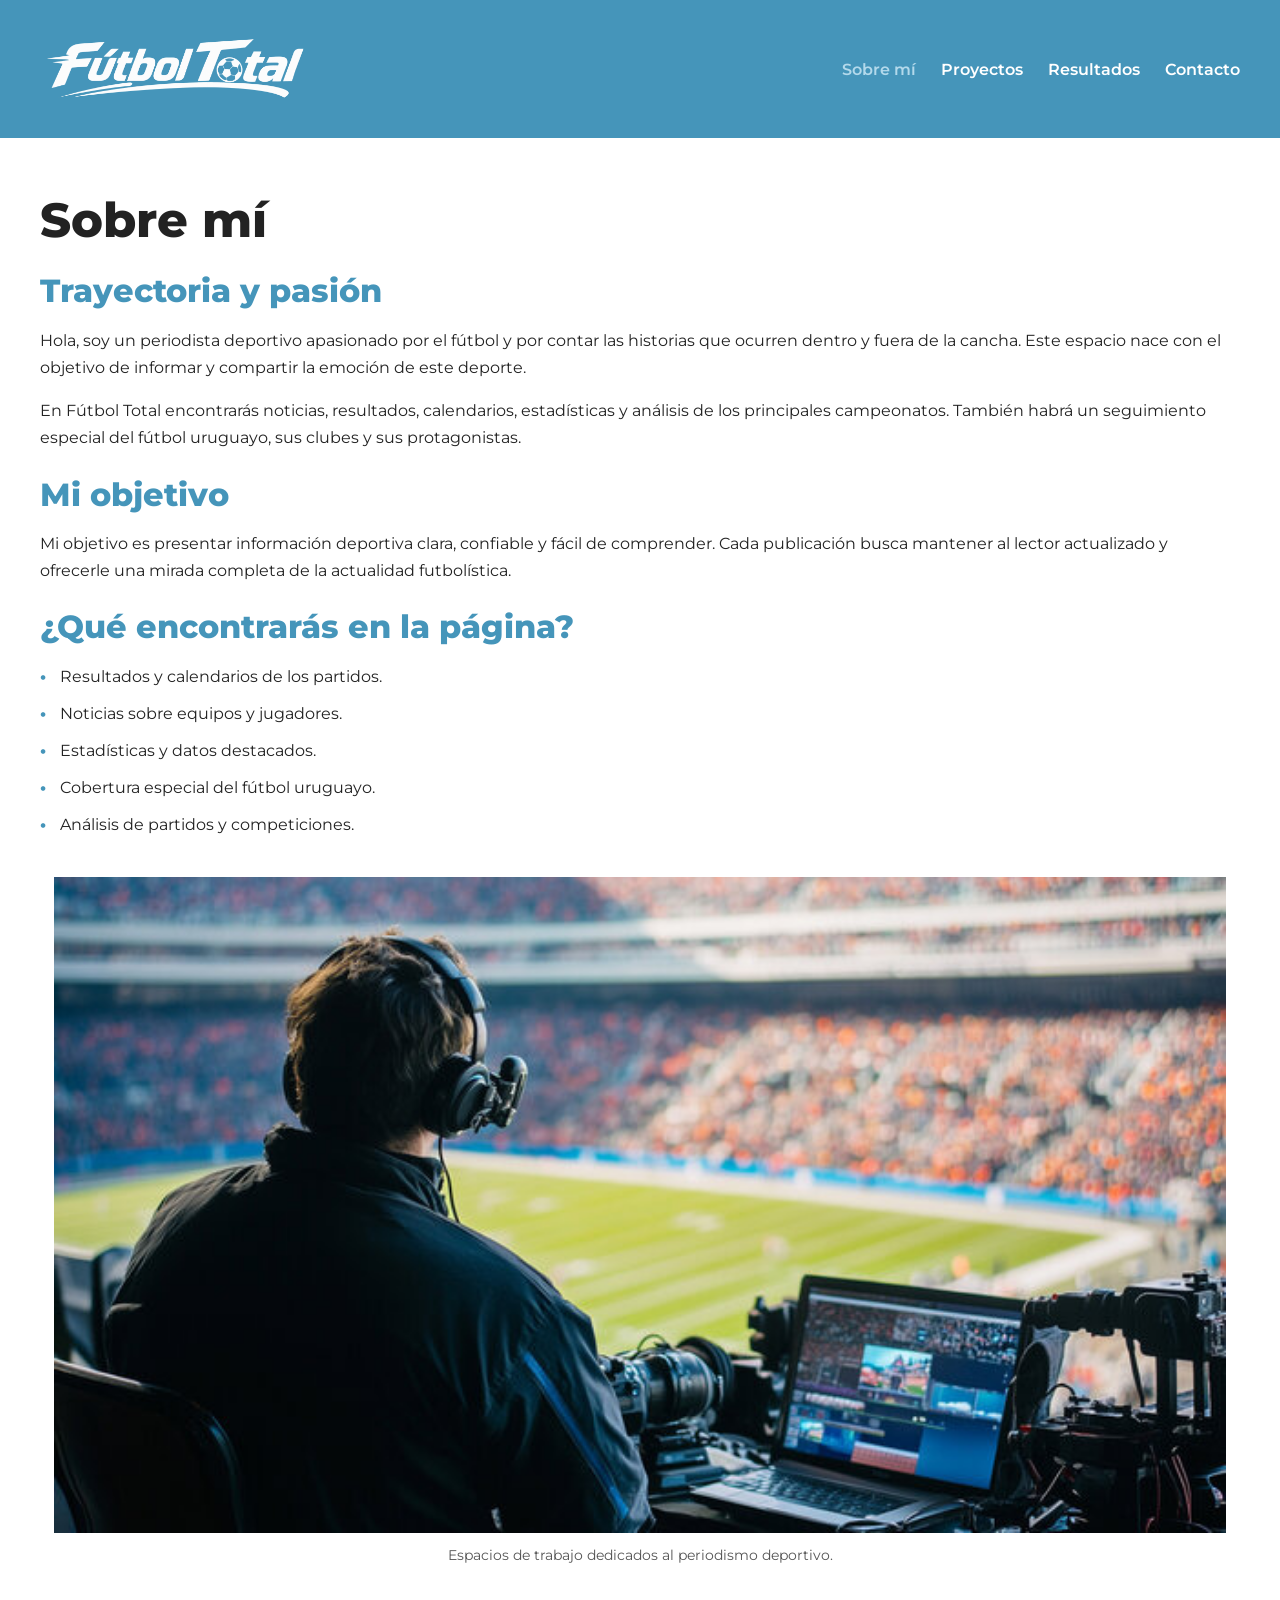
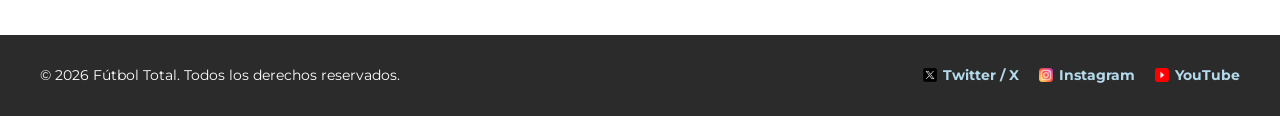
<file: pages/sobre-mi.html>
<!DOCTYPE html>
<html lang="es">
<head>
    <meta charset="UTF-8">
    <meta name="viewport" content="width=device-width, initial-scale=1.0">
    <link rel="stylesheet" href="../styles/styles.css">
    <title>Fútbol Total | Sobre mí</title>
</head>

<body class="pagina pagina-sobre-mi">
    <header class="encabezado">
        <a class="enlace-logo" href="../index.html" aria-label="Ir al inicio de Fútbol Total">
            <img
                class="logo-pagina"
                src="../assets/logo-futbol-total.png"
                alt="Logo de Fútbol Total"
            >
        </a>

        <nav class="navegacion" aria-label="Navegación principal">
            <ul class="menu">
                <li class="menu-item">
                    <a class="menu-enlace" href="./sobre-mi.html" aria-current="page">Sobre mí</a>
                </li>
                <li class="menu-item">
                    <a class="menu-enlace" href="./proyectos.html">Proyectos</a>
                </li>
                <li class="menu-item">
                    <a class="menu-enlace" href="./resultados.html">Resultados</a>
                </li>
                <li class="menu-item">
                    <a class="menu-enlace" href="./contacto.html">Contacto</a>
                </li>
            </ul>
        </nav>
    </header>

    <main class="contenido">
        <section class="seccion" aria-labelledby="titulo-sobre-mi">
            <h1 class="titulo-principal" id="titulo-sobre-mi">Sobre mí</h1>

            <article class="articulo">
                <h2 class="titulo-seccion">Trayectoria y pasión</h2>
                <p class="texto">
                    Hola, soy un periodista deportivo apasionado por el fútbol
                    y por contar las historias que ocurren dentro y fuera de
                    la cancha. Este espacio nace con el objetivo de informar
                    y compartir la emoción de este deporte.
                </p>
                <p class="texto">
                    En Fútbol Total encontrarás noticias, resultados,
                    calendarios, estadísticas y análisis de los principales
                    campeonatos. También habrá un seguimiento especial del
                    fútbol uruguayo, sus clubes y sus protagonistas.
                </p>
            </article>

            <article class="articulo">
                <h2 class="titulo-seccion">Mi objetivo</h2>
                <p class="texto">
                    Mi objetivo es presentar información deportiva clara,
                    confiable y fácil de comprender. Cada publicación busca
                    mantener al lector actualizado y ofrecerle una mirada
                    completa de la actualidad futbolística.
                </p>
            </article>

            <article class="articulo">
                <h2 class="titulo-seccion">¿Qué encontrarás en la página?</h2>
                <ul class="lista-informacion">
                    <li class="informacion-item">Resultados y calendarios de los partidos.</li>
                    <li class="informacion-item">Noticias sobre equipos y jugadores.</li>
                    <li class="informacion-item">Estadísticas y datos destacados.</li>
                    <li class="informacion-item">Cobertura especial del fútbol uruguayo.</li>
                    <li class="informacion-item">Análisis de partidos y competiciones.</li>
                </ul>
            </article>

            <figure class="figura">
                <img
                    class="imagen"
                    src="../assets/periodista.jpg"
                    alt="Periodista deportivo cubriendo un evento internacional en el estadio Monumental"
                >
                <figcaption class="descripcion-imagen">
                    Espacios de trabajo dedicados al periodismo deportivo.
                </figcaption>
            </figure>
        </section>
    </main>

    <footer class="pie-pagina">
        <p class="derechos">
            &copy; <span id="year"></span> Fútbol Total. Todos los derechos reservados.
        </p>

        <nav class="navegacion-redes" aria-label="Redes sociales">
            <ul class="lista-redes">
                <li class="red-social">
                    <a class="enlace-red" href="https://twitter.com" target="_blank" rel="noopener noreferrer">
                        <img class="icono-red" src="../assets/logos/x.png" alt="" width="14" height="14">
                        Twitter / X
                    </a>
                </li>
                <li class="red-social">
                    <a class="enlace-red" href="https://instagram.com" target="_blank" rel="noopener noreferrer">
                        <img class="icono-red" src="../assets/logos/instagram.png" alt="" width="14" height="14">
                        Instagram
                    </a>
                </li>
                <li class="red-social">
                    <a class="enlace-red" href="https://youtube.com" target="_blank" rel="noopener noreferrer">
                        <img class="icono-red" src="../assets/logos/yt.png" alt="" width="14" height="14">
                        YouTube
                    </a>
                </li>
            </ul>
        </nav>
    </footer>

    <script>
        document.getElementById("year").textContent = new Date().getFullYear();
    </script>
</body>
</html>
</file>
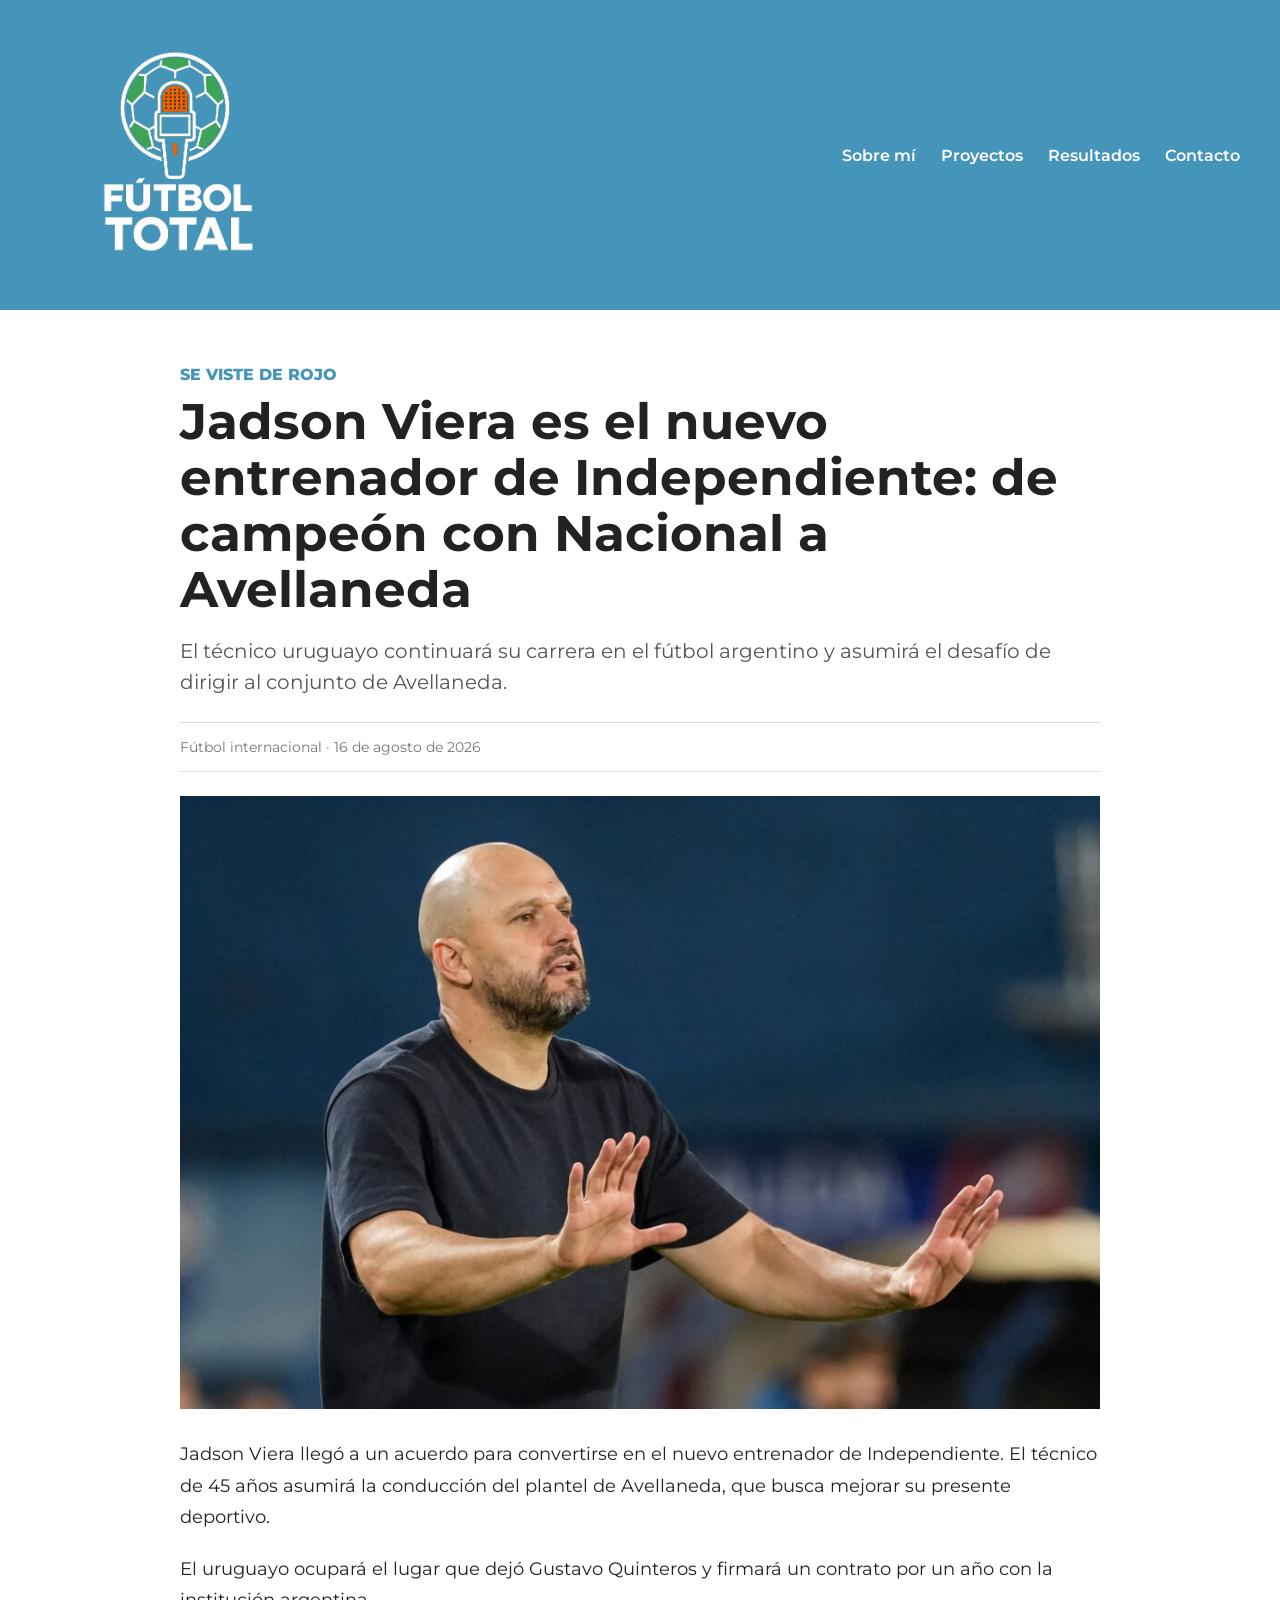
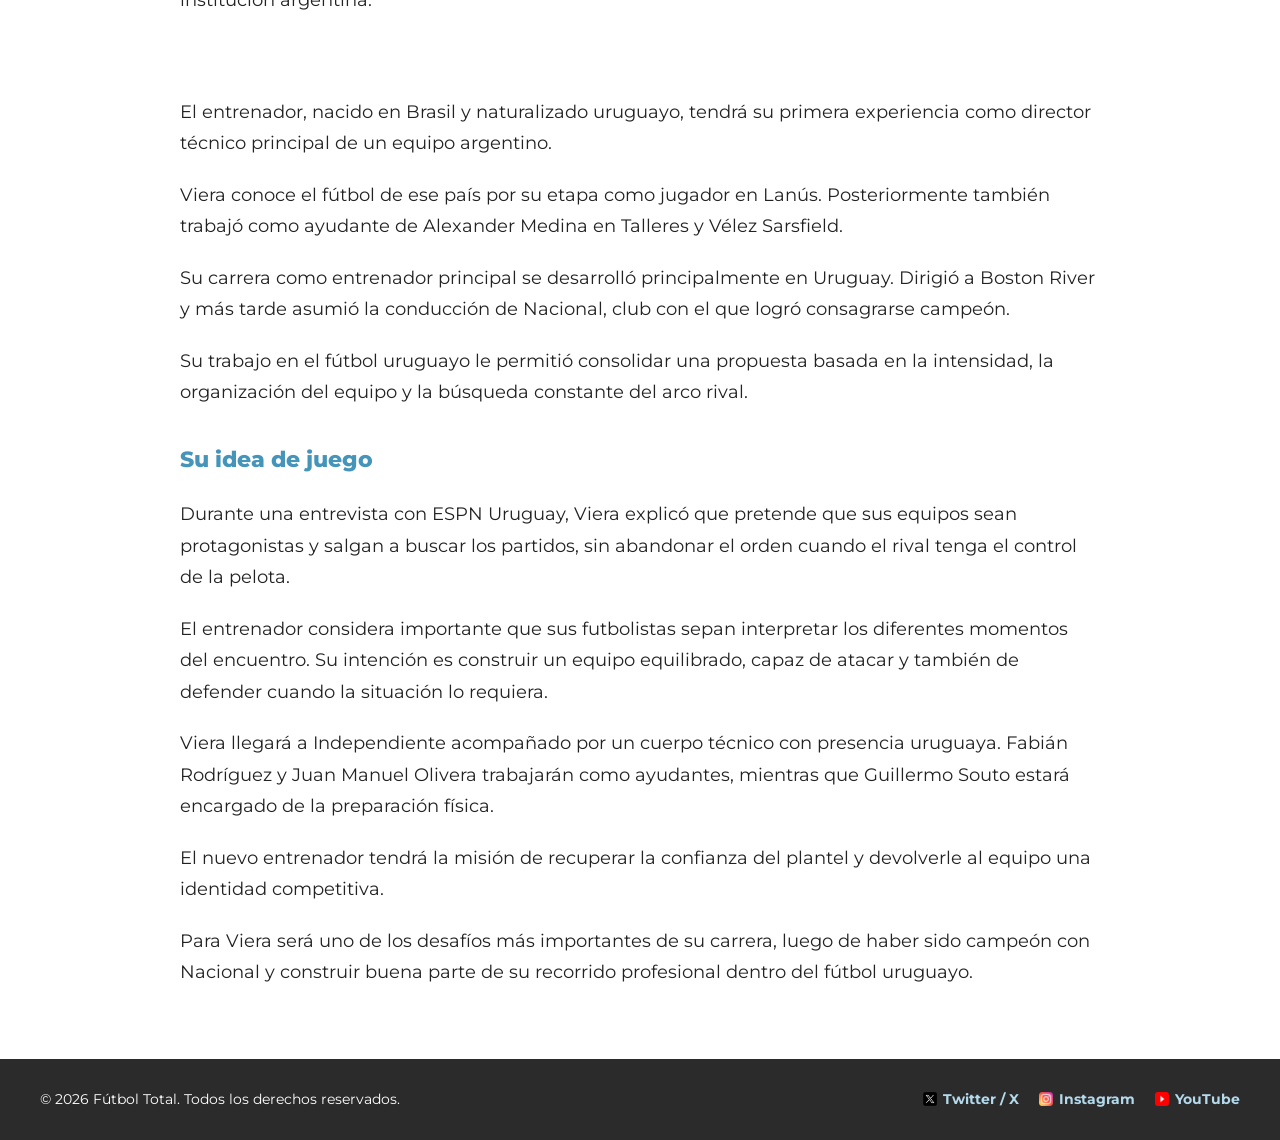
<file: pages/noticias/jadson-viera.html>
<!DOCTYPE html>
<html lang="es">
<head>
    <meta charset="UTF-8">
    <meta name="viewport" content="width=device-width, initial-scale=1.0">

    <link rel="stylesheet" href="../../styles/styles.css">

    <title>Jadson Viera dirigirá a Independiente | Fútbol Total</title>
</head>

<body class="pagina pagina-noticia">

    <header class="encabezado">
        <a
            class="enlace-logo"
            href="../../index.html"
            aria-label="Volver al inicio de Fútbol Total"
        >
            <img
                class="logo-pagina"
                src="../../assets/logo-futbol.png"
                alt="Logo de Fútbol Total"
            >
        </a>

        <nav
            class="navegacion"
            aria-label="Navegación principal"
        >
            <ul class="menu">
                <li class="menu-item">
                    <a class="menu-enlace" href="../sobre-mi.html">
                        Sobre mí
                    </a>
                </li>

                <li class="menu-item">
                    <a class="menu-enlace" href="../proyectos.html">
                        Proyectos
                    </a>
                </li>

                <li class="menu-item">
                    <a class="menu-enlace" href="../resultados.html">
                        Resultados
                    </a>
                </li>

                <li class="menu-item">
                    <a class="menu-enlace" href="../contacto.html">
                        Contacto
                    </a>
                </li>
            </ul>
        </nav>
    </header>

    <main>
        <article class="detalle-noticia">

            <p class="categoria-detalle">
                Se viste de rojo
            </p>

            <h1 class="titulo-detalle">
                Jadson Viera es el nuevo entrenador de Independiente: de campeón con Nacional a Avellaneda
            </h1>

            <p class="bajada-detalle">
                El técnico uruguayo continuará su carrera en el fútbol argentino y asumirá el desafío de dirigir al conjunto de Avellaneda.
            </p>

            <p class="datos-noticia">
                Fútbol internacional · 16 de agosto de 2026
            </p>

            <img
                class="imagen-detalle"
                src="../../assets/jadson-viera.png"
                alt="Jadson Viera dando indicaciones durante un partido"
            >

            <div class="cuerpo-noticia">
                <p>
                    Jadson Viera llegó a un acuerdo para convertirse en el nuevo entrenador de Independiente. El técnico de 45 años asumirá la conducción del plantel de Avellaneda, que busca mejorar su presente deportivo.
                </p>

                <p>
                    El uruguayo ocupará el lugar que dejó Gustavo Quinteros y firmará un contrato por un año con la institución argentina.
                </p>

                <!-- Publicación oficial de Independiente en X -->

                <div class="publicacion-x">
                    <blockquote
                        class="twitter-tweet"
                        data-dnt="true"
                    >
                        <a href="https://twitter.com/Independiente/status/2088720267098919262"></a>
                    </blockquote>
                </div>

                <p>
                    El entrenador, nacido en Brasil y naturalizado uruguayo, tendrá su primera experiencia como director técnico principal de un equipo argentino.
                </p>

                <p>
                    Viera conoce el fútbol de ese país por su etapa como jugador en Lanús. Posteriormente también trabajó como ayudante de Alexander Medina en Talleres y Vélez Sarsfield.
                </p>

                <p>
                    Su carrera como entrenador principal se desarrolló principalmente en Uruguay. Dirigió a Boston River y más tarde asumió la conducción de Nacional, club con el que logró consagrarse campeón.
                </p>

                <p>
                    Su trabajo en el fútbol uruguayo le permitió consolidar una propuesta basada en la intensidad, la organización del equipo y la búsqueda constante del arco rival.
                </p>

                <h2 class="subtitulo-noticia-detalle">
                    Su idea de juego
                </h2>

                <p>
                    Durante una entrevista con ESPN Uruguay, Viera explicó que pretende que sus equipos sean protagonistas y salgan a buscar los partidos, sin abandonar el orden cuando el rival tenga el control de la pelota.
                </p>

                <p>
                    El entrenador considera importante que sus futbolistas sepan interpretar los diferentes momentos del encuentro. Su intención es construir un equipo equilibrado, capaz de atacar y también de defender cuando la situación lo requiera.
                </p>

                <p>
                    Viera llegará a Independiente acompañado por un cuerpo técnico con presencia uruguaya. Fabián Rodríguez y Juan Manuel Olivera trabajarán como ayudantes, mientras que Guillermo Souto estará encargado de la preparación física.
                </p>

                <p>
                    El nuevo entrenador tendrá la misión de recuperar la confianza del plantel y devolverle al equipo una identidad competitiva.
                </p>

                <p>
                    Para Viera será uno de los desafíos más importantes de su carrera, luego de haber sido campeón con Nacional y construir buena parte de su recorrido profesional dentro del fútbol uruguayo.
                </p>
            </div>

        </article>
    </main>

    <footer class="pie-pagina">
        <p class="derechos">
            &copy;
            <span id="year"></span>
            Fútbol Total. Todos los derechos reservados.
        </p>

        <nav
            class="navegacion-redes"
            aria-label="Redes sociales"
        >
            <ul class="lista-redes">
                <li class="red-social">
                    <a
                        class="enlace-red"
                        href="https://twitter.com"
                        target="_blank"
                        rel="noopener noreferrer"
                    >
                        <img
                            class="icono-red"
                            src="../../assets/logos/x.png"
                            alt=""
                            width="14"
                            height="14"
                        >
                        Twitter / X
                    </a>
                </li>

                <li class="red-social">
                    <a
                        class="enlace-red"
                        href="https://instagram.com"
                        target="_blank"
                        rel="noopener noreferrer"
                    >
                        <img
                            class="icono-red"
                            src="../../assets/logos/instagram.png"
                            alt=""
                            width="14"
                            height="14"
                        >
                        Instagram
                    </a>
                </li>

                <li class="red-social">
                    <a
                        class="enlace-red"
                        href="https://youtube.com"
                        target="_blank"
                        rel="noopener noreferrer"
                    >
                        <img
                            class="icono-red"
                            src="../../assets/logos/yt.png"
                            alt=""
                            width="14"
                            height="14"
                        >
                        YouTube
                    </a>
                </li>
            </ul>
        </nav>
    </footer>

    <script>
        const year = document.getElementById("year");
        year.textContent = new Date().getFullYear();
    </script>

    <script
        async
        src="https://platform.twitter.com/widgets.js"
        charset="utf-8"
    ></script>

</body>
</html>
</file>
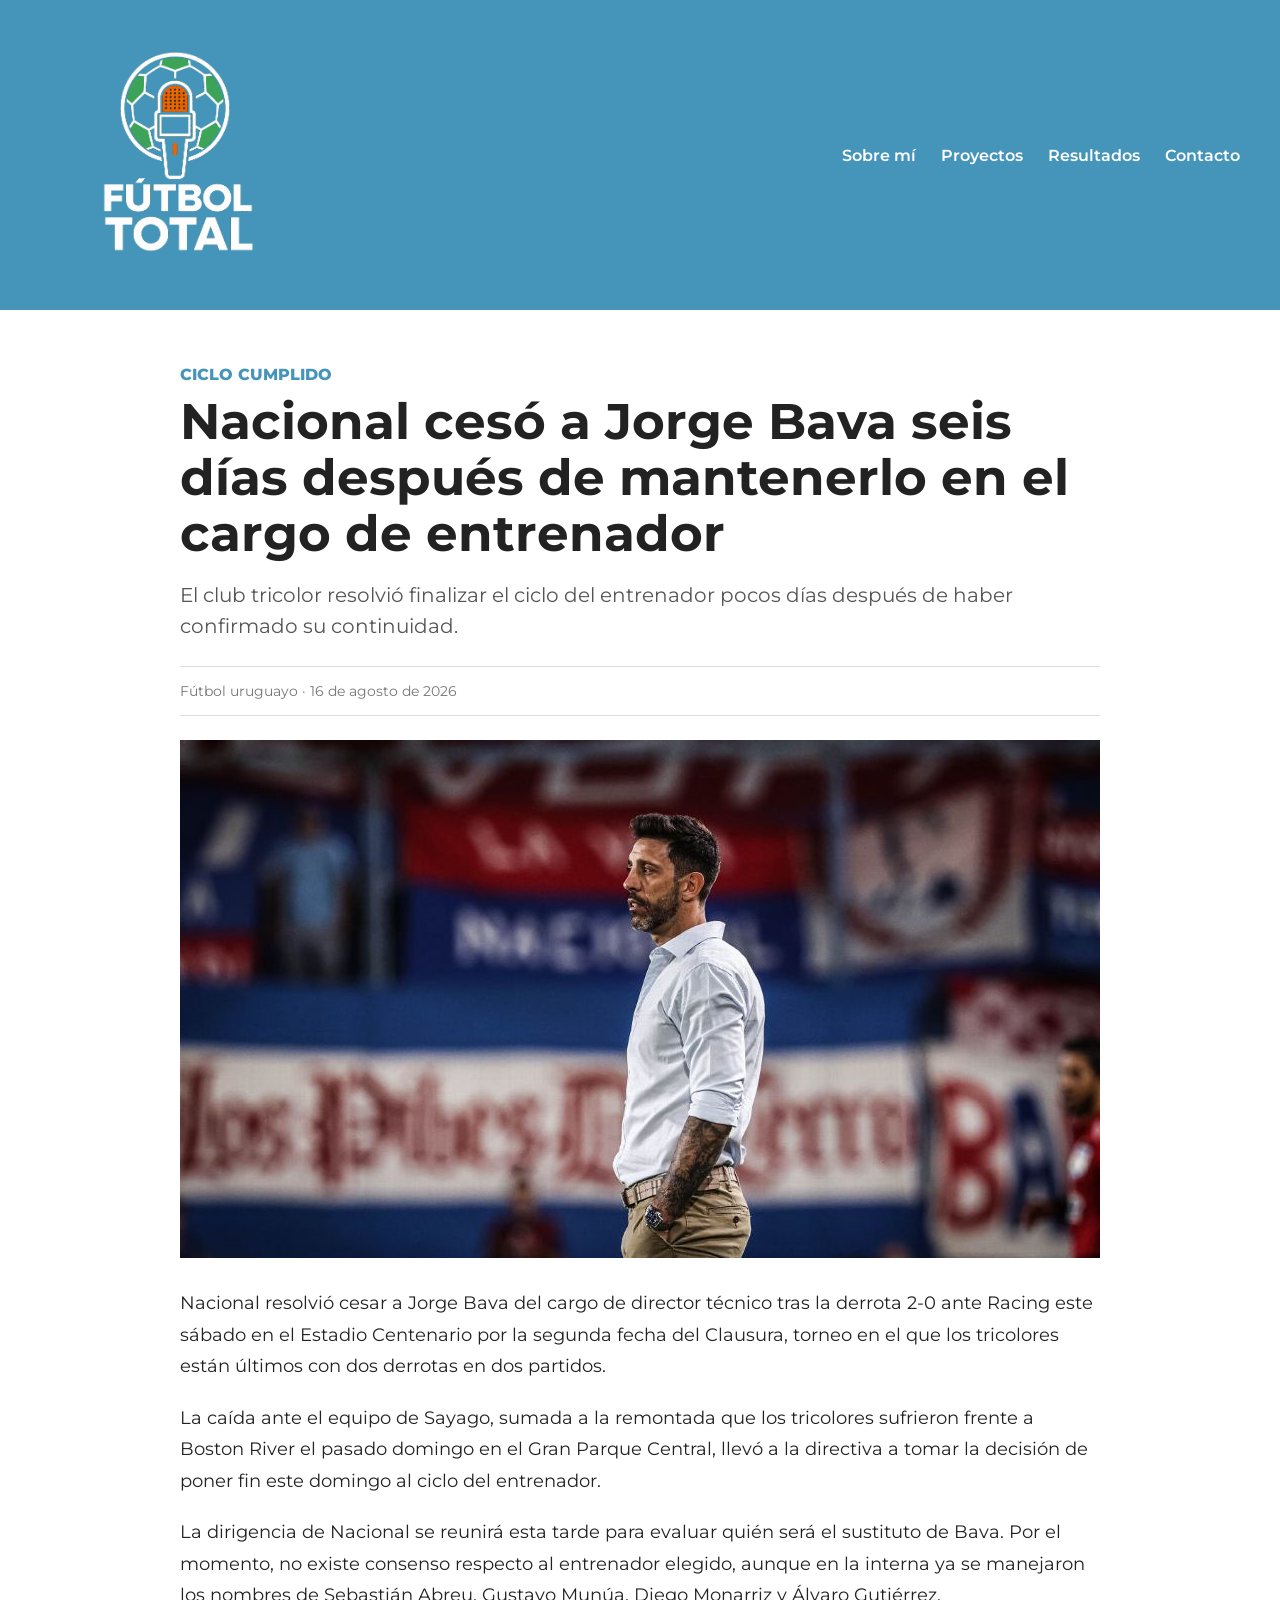
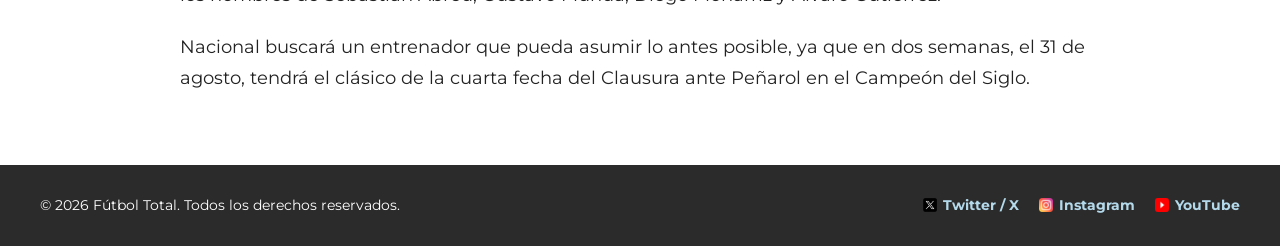
<file: pages/noticias/jorge-bava.html>
<!DOCTYPE html>
<html lang="es">
<head>
    <meta charset="UTF-8">
    <meta name="viewport" content="width=device-width, initial-scale=1.0">

    <link rel="stylesheet" href="../../styles/styles.css">

    <title>Nacional cesó a Jorge Bava | Fútbol Total</title>
</head>

<body class="pagina pagina-noticia">

    <header class="encabezado">
        <a
            class="enlace-logo"
            href="../../index.html"
            aria-label="Volver al inicio de Fútbol Total"
        >
            <img
                class="logo-pagina"
                src="../../assets/logo-futbol.png"
                alt="Logo de Fútbol Total"
            >
        </a>

        <nav
            class="navegacion"
            aria-label="Navegación principal"
        >
            <ul class="menu">
                <li class="menu-item">
                    <a
                        class="menu-enlace"
                        href="../sobre-mi.html"
                    >
                        Sobre mí
                    </a>
                </li>

                <li class="menu-item">
                    <a
                        class="menu-enlace"
                        href="../proyectos.html"
                    >
                        Proyectos
                    </a>
                </li>

                <li class="menu-item">
                    <a
                        class="menu-enlace"
                        href="../resultados.html"
                    >
                        Resultados
                    </a>
                </li>

                <li class="menu-item">
                    <a
                        class="menu-enlace"
                        href="../contacto.html"
                    >
                        Contacto
                    </a>
                </li>
            </ul>
        </nav>
    </header>

    <main>
        <article class="detalle-noticia">

            <p class="categoria-detalle">
                Ciclo cumplido
            </p>

            <h1 class="titulo-detalle">
                Nacional cesó a Jorge Bava seis días después de mantenerlo en el cargo de entrenador
            </h1>

            <p class="bajada-detalle">
                El club tricolor resolvió finalizar el ciclo del entrenador pocos días después de haber confirmado su continuidad.
            </p>

            <p class="datos-noticia">
                Fútbol uruguayo · 16 de agosto de 2026
            </p>

            <img
                class="imagen-detalle"
                src="../../assets/jorge-bava.jpg"
                alt="Jorge Bava durante un partido como entrenador de Nacional"
            >

            <div class="cuerpo-noticia">
                <p>
                    Nacional resolvió cesar a Jorge Bava del cargo de director técnico tras la derrota 2-0 ante Racing este sábado en el Estadio Centenario por la segunda fecha del Clausura, torneo en el que los tricolores están últimos con dos derrotas en dos partidos.
                </p>

                <p>
                    La caída ante el equipo de Sayago, sumada a la remontada que los tricolores sufrieron frente a Boston River el pasado domingo en el Gran Parque Central, llevó a la directiva a tomar la decisión de poner fin este domingo al ciclo del entrenador.
                </p>

                <p>
                    La dirigencia de Nacional se reunirá esta tarde para evaluar quién será el sustituto de Bava. Por el momento, no existe consenso respecto al entrenador elegido, aunque en la interna ya se manejaron los nombres de Sebastián Abreu, Gustavo Munúa, Diego Monarriz y Álvaro Gutiérrez.
                </p>

                <p>
                    Nacional buscará un entrenador que pueda asumir lo antes posible, ya que en dos semanas, el 31 de agosto, tendrá el clásico de la cuarta fecha del Clausura ante Peñarol en el Campeón del Siglo.
                </p>
            </div>

        </article>
    </main>

    <footer class="pie-pagina">
        <p class="derechos">
            &copy;
            <span id="year"></span>
            Fútbol Total. Todos los derechos reservados.
        </p>

        <nav
            class="navegacion-redes"
            aria-label="Redes sociales"
        >
            <ul class="lista-redes">
                <li class="red-social">
                    <a
                        class="enlace-red"
                        href="https://twitter.com"
                        target="_blank"
                        rel="noopener noreferrer"
                    >
                        <img
                            class="icono-red"
                            src="../../assets/logos/x.png"
                            alt=""
                            width="14"
                            height="14"
                        >
                        Twitter / X
                    </a>
                </li>

                <li class="red-social">
                    <a
                        class="enlace-red"
                        href="https://instagram.com"
                        target="_blank"
                        rel="noopener noreferrer"
                    >
                        <img
                            class="icono-red"
                            src="../../assets/logos/instagram.png"
                            alt=""
                            width="14"
                            height="14"
                        >
                        Instagram
                    </a>
                </li>

                <li class="red-social">
                    <a
                        class="enlace-red"
                        href="https://youtube.com"
                        target="_blank"
                        rel="noopener noreferrer"
                    >
                        <img
                            class="icono-red"
                            src="../../assets/logos/yt.png"
                            alt=""
                            width="14"
                            height="14"
                        >
                        YouTube
                    </a>
                </li>
            </ul>
        </nav>
    </footer>

    <script>
        const year = document.getElementById("year");
        year.textContent = new Date().getFullYear();
    </script>

</body>
</html>
</file>
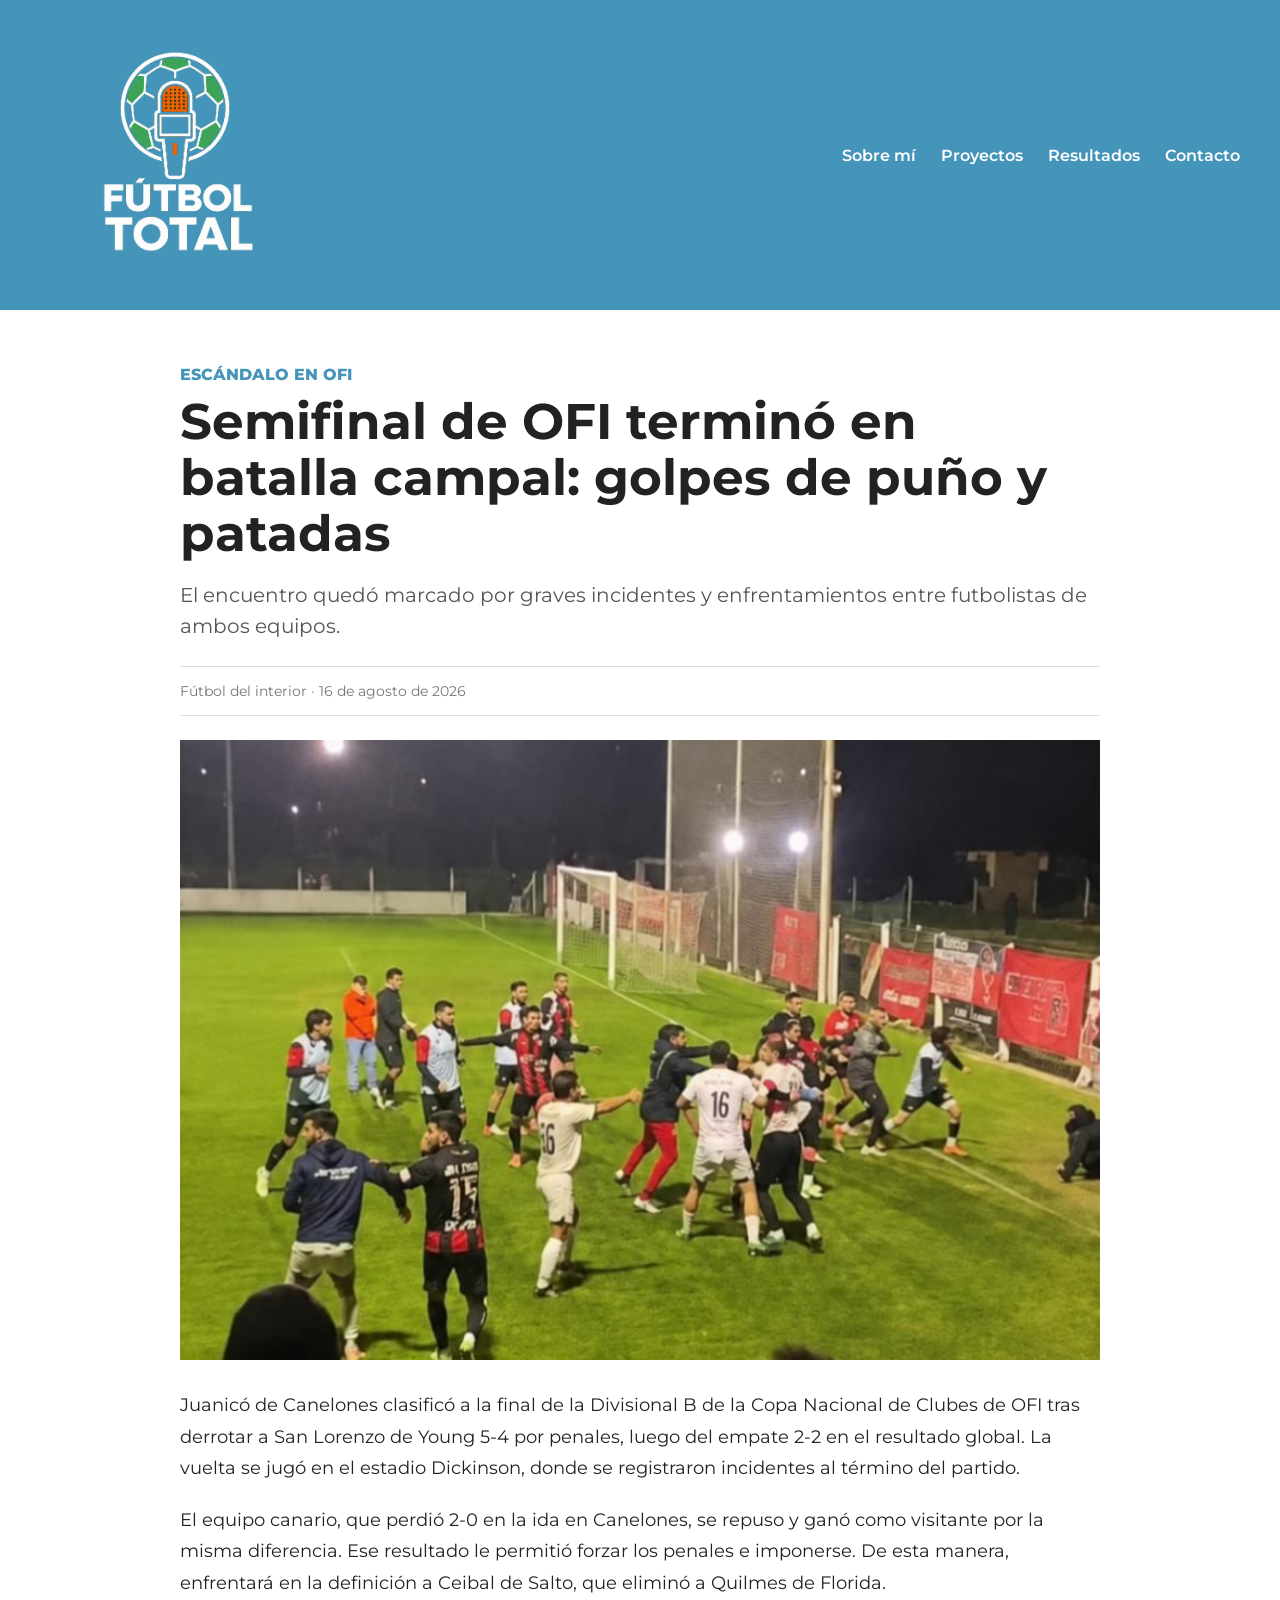
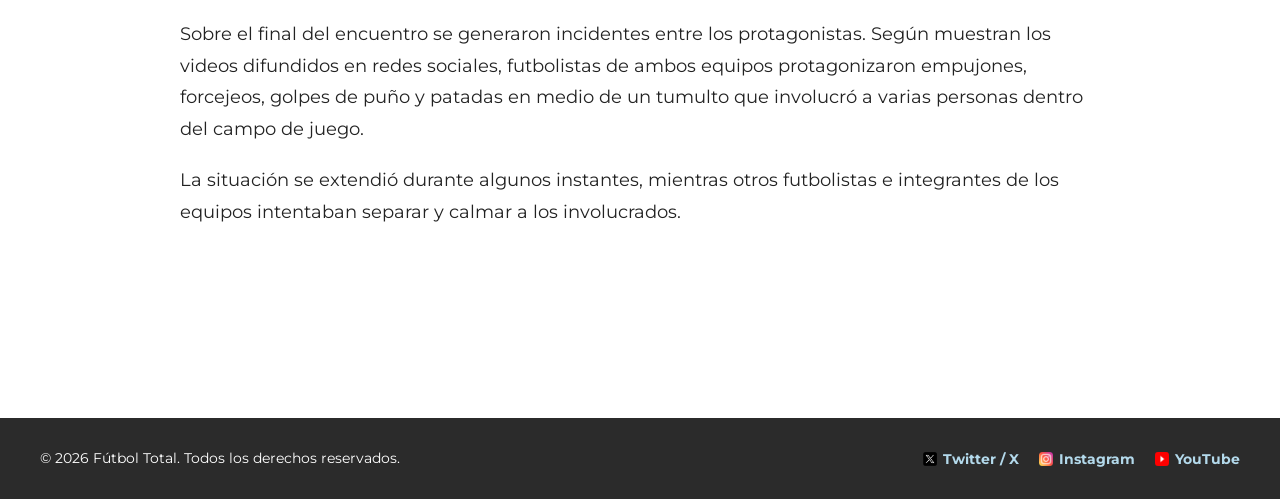
<file: pages/noticias/juanico-ofi-b.html>
<!DOCTYPE html>
<html lang="es">
<head>
    <meta charset="UTF-8">
    <meta name="viewport" content="width=device-width, initial-scale=1.0">

    <link rel="stylesheet" href="../../styles/styles.css">

    <title>Incidentes en la semifinal de OFI | Fútbol Total</title>
</head>

<body class="pagina pagina-noticia">

    <header class="encabezado">
        <a
            class="enlace-logo"
            href="../../index.html"
            aria-label="Volver al inicio de Fútbol Total"
        >
            <img
                class="logo-pagina"
                src="../../assets/logo-futbol.png"
                alt="Logo de Fútbol Total"
            >
        </a>

        <nav
            class="navegacion"
            aria-label="Navegación principal"
        >
            <ul class="menu">
                <li class="menu-item">
                    <a class="menu-enlace" href="../sobre-mi.html">
                        Sobre mí
                    </a>
                </li>

                <li class="menu-item">
                    <a class="menu-enlace" href="../proyectos.html">
                        Proyectos
                    </a>
                </li>

                <li class="menu-item">
                    <a class="menu-enlace" href="../resultados.html">
                        Resultados
                    </a>
                </li>

                <li class="menu-item">
                    <a class="menu-enlace" href="../contacto.html">
                        Contacto
                    </a>
                </li>
            </ul>
        </nav>
    </header>

    <main>
        <article class="detalle-noticia">

            <p class="categoria-detalle">
                Escándalo en OFI
            </p>

            <h1 class="titulo-detalle">
                Semifinal de OFI terminó en batalla campal: golpes de puño y patadas
            </h1>

            <p class="bajada-detalle">
                El encuentro quedó marcado por graves incidentes y enfrentamientos entre futbolistas de ambos equipos.
            </p>

            <p class="datos-noticia">
                Fútbol del interior · 16 de agosto de 2026
            </p>

            <img
                class="imagen-detalle"
                src="../../assets/juanico-divisional-b.png"
                alt="Incidentes entre futbolistas durante la semifinal de OFI"
            >

            <div class="cuerpo-noticia">
                <p>
                    Juanicó de Canelones clasificó a la final de la Divisional B de la Copa Nacional de Clubes de OFI tras derrotar a San Lorenzo de Young 5-4 por penales, luego del empate 2-2 en el resultado global. La vuelta se jugó en el estadio Dickinson, donde se registraron incidentes al término del partido.
                </p>

                <p>
                    El equipo canario, que perdió 2-0 en la ida en Canelones, se repuso y ganó como visitante por la misma diferencia. Ese resultado le permitió forzar los penales e imponerse. De esta manera, enfrentará en la definición a Ceibal de Salto, que eliminó a Quilmes de Florida.
                </p>

                <p>
                    Sobre el final del encuentro se generaron incidentes entre los protagonistas. Según muestran los videos difundidos en redes sociales, futbolistas de ambos equipos protagonizaron empujones, forcejeos, golpes de puño y patadas en medio de un tumulto que involucró a varias personas dentro del campo de juego.
                </p>

                <p>
                    La situación se extendió durante algunos instantes, mientras otros futbolistas e integrantes de los equipos intentaban separar y calmar a los involucrados.
                </p>

                <!-- Primera publicación sobre los incidentes -->

                <div class="publicacion-x">
                    <blockquote
                        class="twitter-tweet"
                        data-dnt="true"
                    >
                        <a href="https://twitter.com/sergioferis/status/2088808236002537683"></a>
                    </blockquote>
                </div>

                <!-- Segunda publicación sobre los incidentes -->

                <div class="publicacion-x">
                    <blockquote
                        class="twitter-tweet"
                        data-dnt="true"
                    >
                        <a href="https://twitter.com/rodrigosilvagdp/status/2089023226831671805"></a>
                    </blockquote>
                </div>
            </div>

        </article>
    </main>

    <footer class="pie-pagina">
        <p class="derechos">
            &copy;
            <span id="year"></span>
            Fútbol Total. Todos los derechos reservados.
        </p>

        <nav
            class="navegacion-redes"
            aria-label="Redes sociales"
        >
            <ul class="lista-redes">
                <li class="red-social">
                    <a
                        class="enlace-red"
                        href="https://twitter.com"
                        target="_blank"
                        rel="noopener noreferrer"
                    >
                        <img
                            class="icono-red"
                            src="../../assets/logos/x.png"
                            alt=""
                            width="14"
                            height="14"
                        >
                        Twitter / X
                    </a>
                </li>

                <li class="red-social">
                    <a
                        class="enlace-red"
                        href="https://instagram.com"
                        target="_blank"
                        rel="noopener noreferrer"
                    >
                        <img
                            class="icono-red"
                            src="../../assets/logos/instagram.png"
                            alt=""
                            width="14"
                            height="14"
                        >
                        Instagram
                    </a>
                </li>

                <li class="red-social">
                    <a
                        class="enlace-red"
                        href="https://youtube.com"
                        target="_blank"
                        rel="noopener noreferrer"
                    >
                        <img
                            class="icono-red"
                            src="../../assets/logos/yt.png"
                            alt=""
                            width="14"
                            height="14"
                        >
                        YouTube
                    </a>
                </li>
            </ul>
        </nav>
    </footer>

    <script>
        const year = document.getElementById("year");
        year.textContent = new Date().getFullYear();
    </script>

    <script
        async
        src="https://platform.twitter.com/widgets.js"
        charset="utf-8"
    ></script>

</body>
</html>
</file>
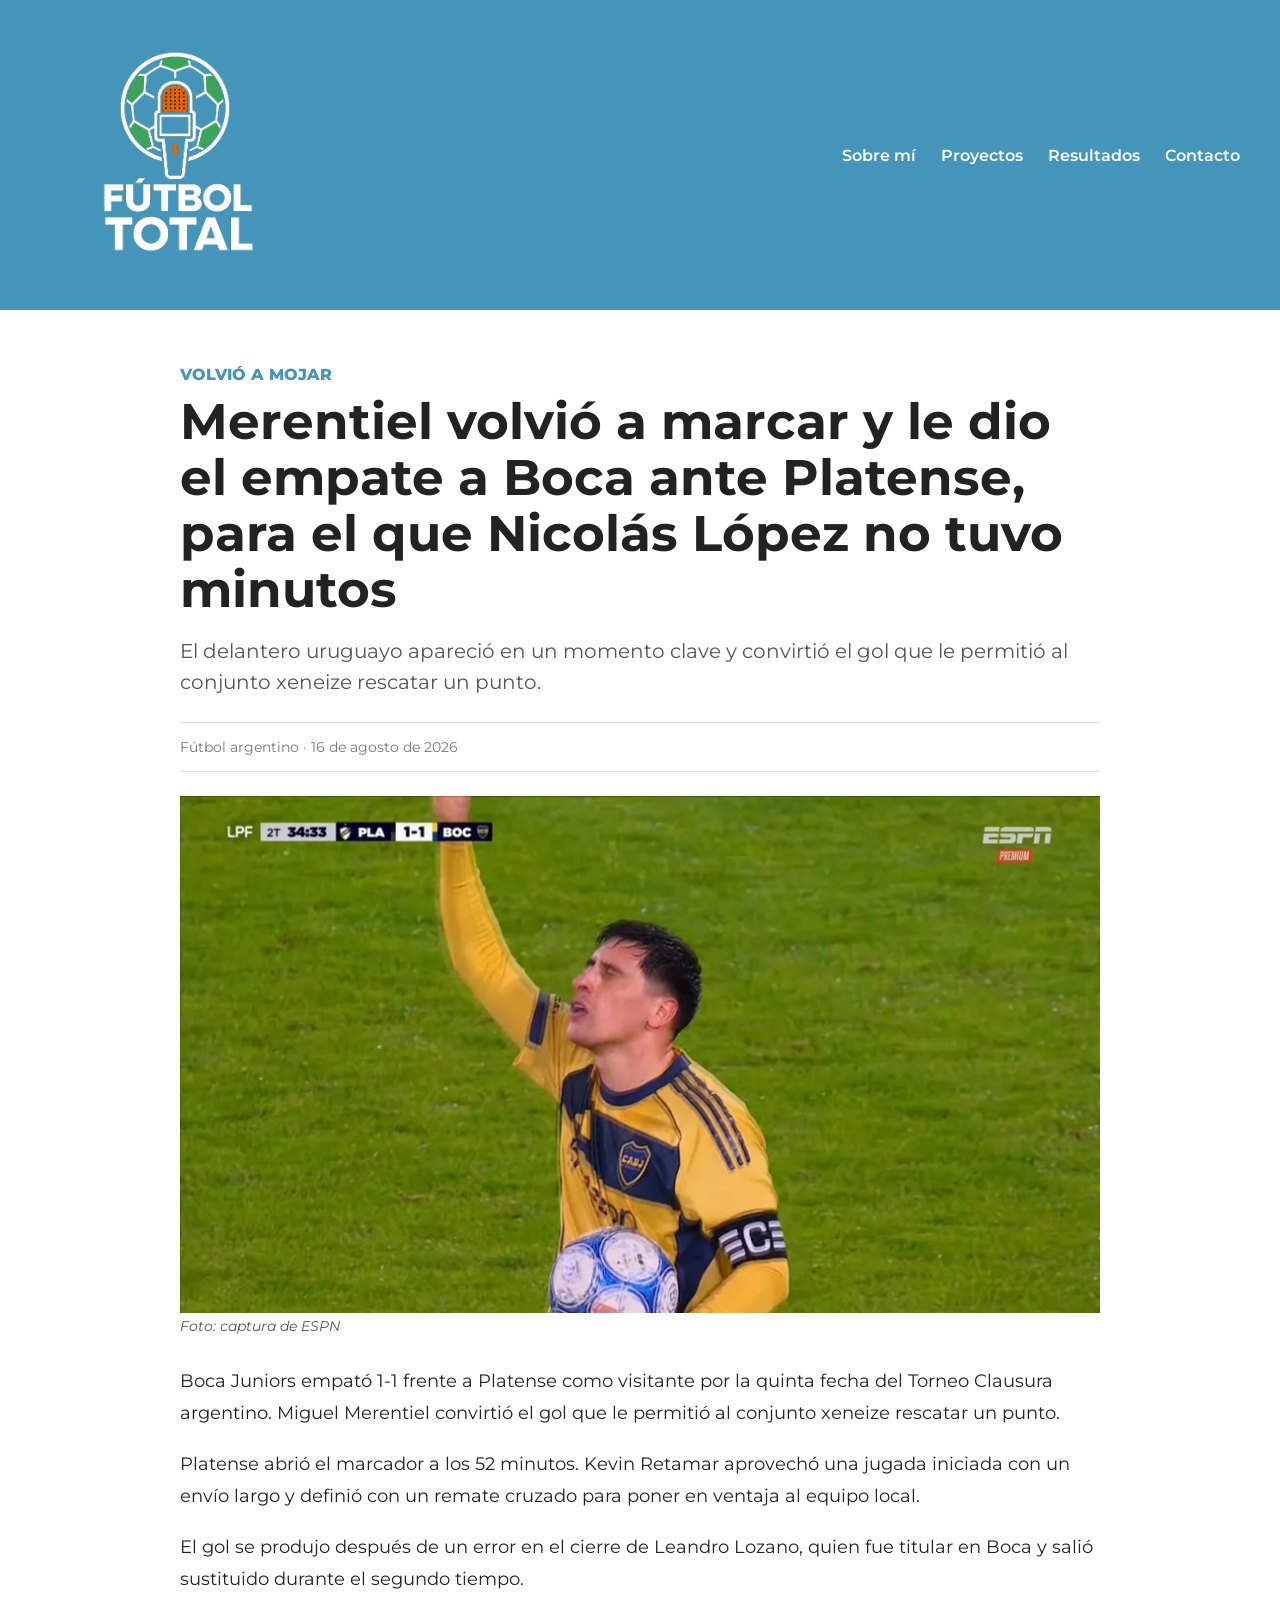
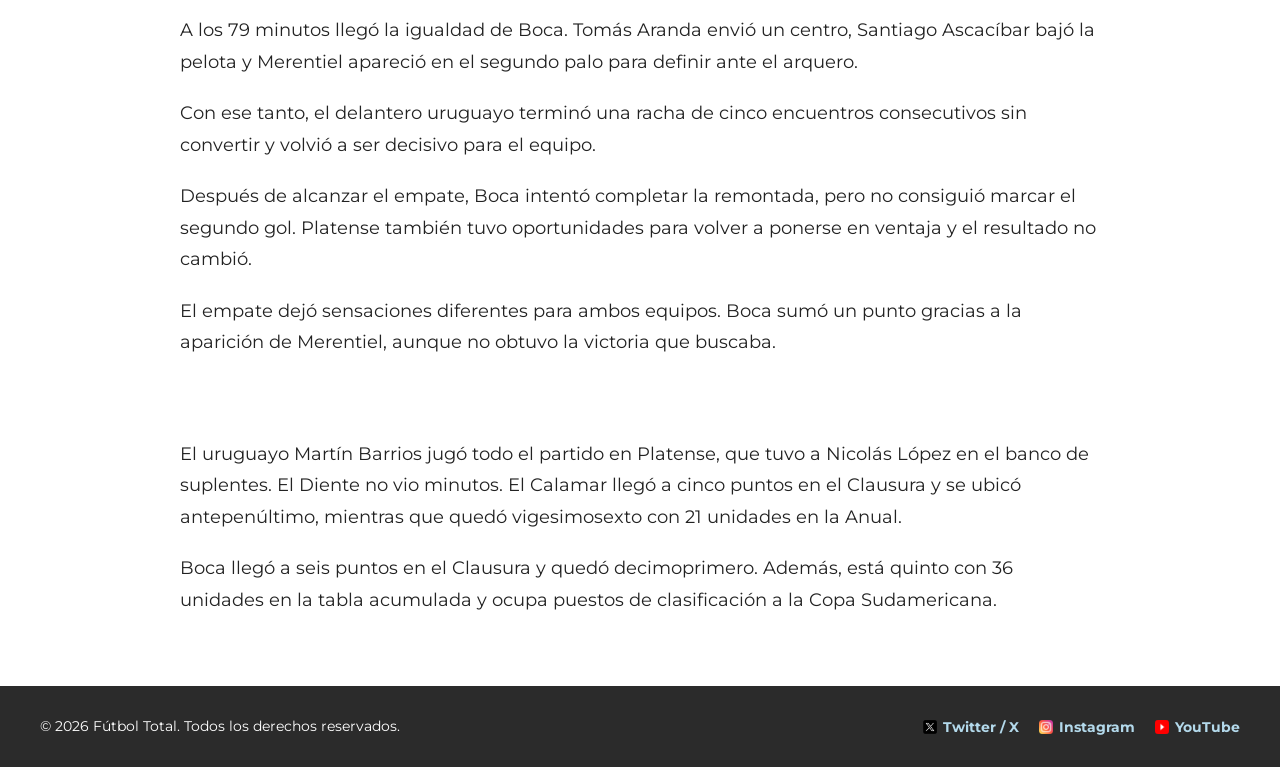
<file: pages/noticias/miguel-merentiel.html>
<!DOCTYPE html>
<html lang="es">
<head>
    <meta charset="UTF-8">
    <meta name="viewport" content="width=device-width, initial-scale=1.0">

    <link rel="stylesheet" href="../../styles/styles.css">

    <title>Merentiel volvió a convertir con Boca | Fútbol Total</title>
</head>

<body class="pagina pagina-noticia">

    <header class="encabezado">
        <a
            class="enlace-logo"
            href="../../index.html"
            aria-label="Volver al inicio de Fútbol Total"
        >
            <img
                class="logo-pagina"
                src="../../assets/logo-futbol.png"
                alt="Logo de Fútbol Total"
            >
        </a>

        <nav
            class="navegacion"
            aria-label="Navegación principal"
        >
            <ul class="menu">
                <li class="menu-item">
                    <a class="menu-enlace" href="../sobre-mi.html">
                        Sobre mí
                    </a>
                </li>

                <li class="menu-item">
                    <a class="menu-enlace" href="../proyectos.html">
                        Proyectos
                    </a>
                </li>

                <li class="menu-item">
                    <a class="menu-enlace" href="../resultados.html">
                        Resultados
                    </a>
                </li>

                <li class="menu-item">
                    <a class="menu-enlace" href="../contacto.html">
                        Contacto
                    </a>
                </li>
            </ul>
        </nav>
    </header>

    <main>
        <article class="detalle-noticia">

            <p class="categoria-detalle">
                Volvió a mojar
            </p>

            <h1 class="titulo-detalle">
                Merentiel volvió a marcar y le dio el empate a Boca ante Platense, para el que Nicolás López no tuvo minutos
            </h1>

            <p class="bajada-detalle">
                El delantero uruguayo apareció en un momento clave y convirtió el gol que le permitió al conjunto xeneize rescatar un punto.
            </p>

            <p class="datos-noticia">
                Fútbol argentino · 16 de agosto de 2026
            </p>

            <figure class="figura-noticia-detalle">
                <img
                    class="imagen-detalle"
                    src="../../assets/merentiel-png.png"
                    alt="Miguel Merentiel celebrando su gol con Boca frente a Platense"
                >

                <figcaption class="credito-imagen">
                    Foto: captura de ESPN
                </figcaption>
            </figure>

            <div class="cuerpo-noticia">
                <p>
                    Boca Juniors empató 1-1 frente a Platense como visitante por la quinta fecha del Torneo Clausura argentino. Miguel Merentiel convirtió el gol que le permitió al conjunto xeneize rescatar un punto.
                </p>

                <p>
                    Platense abrió el marcador a los 52 minutos. Kevin Retamar aprovechó una jugada iniciada con un envío largo y definió con un remate cruzado para poner en ventaja al equipo local.
                </p>

                <p>
                    El gol se produjo después de un error en el cierre de Leandro Lozano, quien fue titular en Boca y salió sustituido durante el segundo tiempo.
                </p>

                <p>
                    A los 79 minutos llegó la igualdad de Boca. Tomás Aranda envió un centro, Santiago Ascacíbar bajó la pelota y Merentiel apareció en el segundo palo para definir ante el arquero.
                </p>

                <p>
                    Con ese tanto, el delantero uruguayo terminó una racha de cinco encuentros consecutivos sin convertir y volvió a ser decisivo para el equipo.
                </p>

                <p>
                    Después de alcanzar el empate, Boca intentó completar la remontada, pero no consiguió marcar el segundo gol. Platense también tuvo oportunidades para volver a ponerse en ventaja y el resultado no cambió.
                </p>

                <p>
                    El empate dejó sensaciones diferentes para ambos equipos. Boca sumó un punto gracias a la aparición de Merentiel, aunque no obtuvo la victoria que buscaba.
                </p>

                <!-- Publicación de SportsCenter en X -->

                <div class="publicacion-x">
                    <blockquote
                        class="twitter-tweet"
                        data-dnt="true"
                    >
                        <a href="https://twitter.com/SC_ESPN/status/2088807079372861817"></a>
                    </blockquote>
                </div>

                <p>
                    El uruguayo Martín Barrios jugó todo el partido en Platense, que tuvo a Nicolás López en el banco de suplentes. El Diente no vio minutos. El Calamar llegó a cinco puntos en el Clausura y se ubicó antepenúltimo, mientras que quedó vigesimosexto con 21 unidades en la Anual.
                </p>

                <p>
                    Boca llegó a seis puntos en el Clausura y quedó decimoprimero. Además, está quinto con 36 unidades en la tabla acumulada y ocupa puestos de clasificación a la Copa Sudamericana.
                </p>
            </div>

        </article>
    </main>

    <footer class="pie-pagina">
        <p class="derechos">
            &copy;
            <span id="year"></span>
            Fútbol Total. Todos los derechos reservados.
        </p>

        <nav
            class="navegacion-redes"
            aria-label="Redes sociales"
        >
            <ul class="lista-redes">
                <li class="red-social">
                    <a
                        class="enlace-red"
                        href="https://twitter.com"
                        target="_blank"
                        rel="noopener noreferrer"
                    >
                        <img
                            class="icono-red"
                            src="../../assets/logos/x.png"
                            alt=""
                            width="14"
                            height="14"
                        >
                        Twitter / X
                    </a>
                </li>

                <li class="red-social">
                    <a
                        class="enlace-red"
                        href="https://instagram.com"
                        target="_blank"
                        rel="noopener noreferrer"
                    >
                        <img
                            class="icono-red"
                            src="../../assets/logos/instagram.png"
                            alt=""
                            width="14"
                            height="14"
                        >
                        Instagram
                    </a>
                </li>

                <li class="red-social">
                    <a
                        class="enlace-red"
                        href="https://youtube.com"
                        target="_blank"
                        rel="noopener noreferrer"
                    >
                        <img
                            class="icono-red"
                            src="../../assets/logos/yt.png"
                            alt=""
                            width="14"
                            height="14"
                        >
                        YouTube
                    </a>
                </li>
            </ul>
        </nav>
    </footer>

    <script>
        const year = document.getElementById("year");
        year.textContent = new Date().getFullYear();
    </script>

    <script
        async
        src="https://platform.twitter.com/widgets.js"
        charset="utf-8"
    ></script>

</body>
</html>
</file>
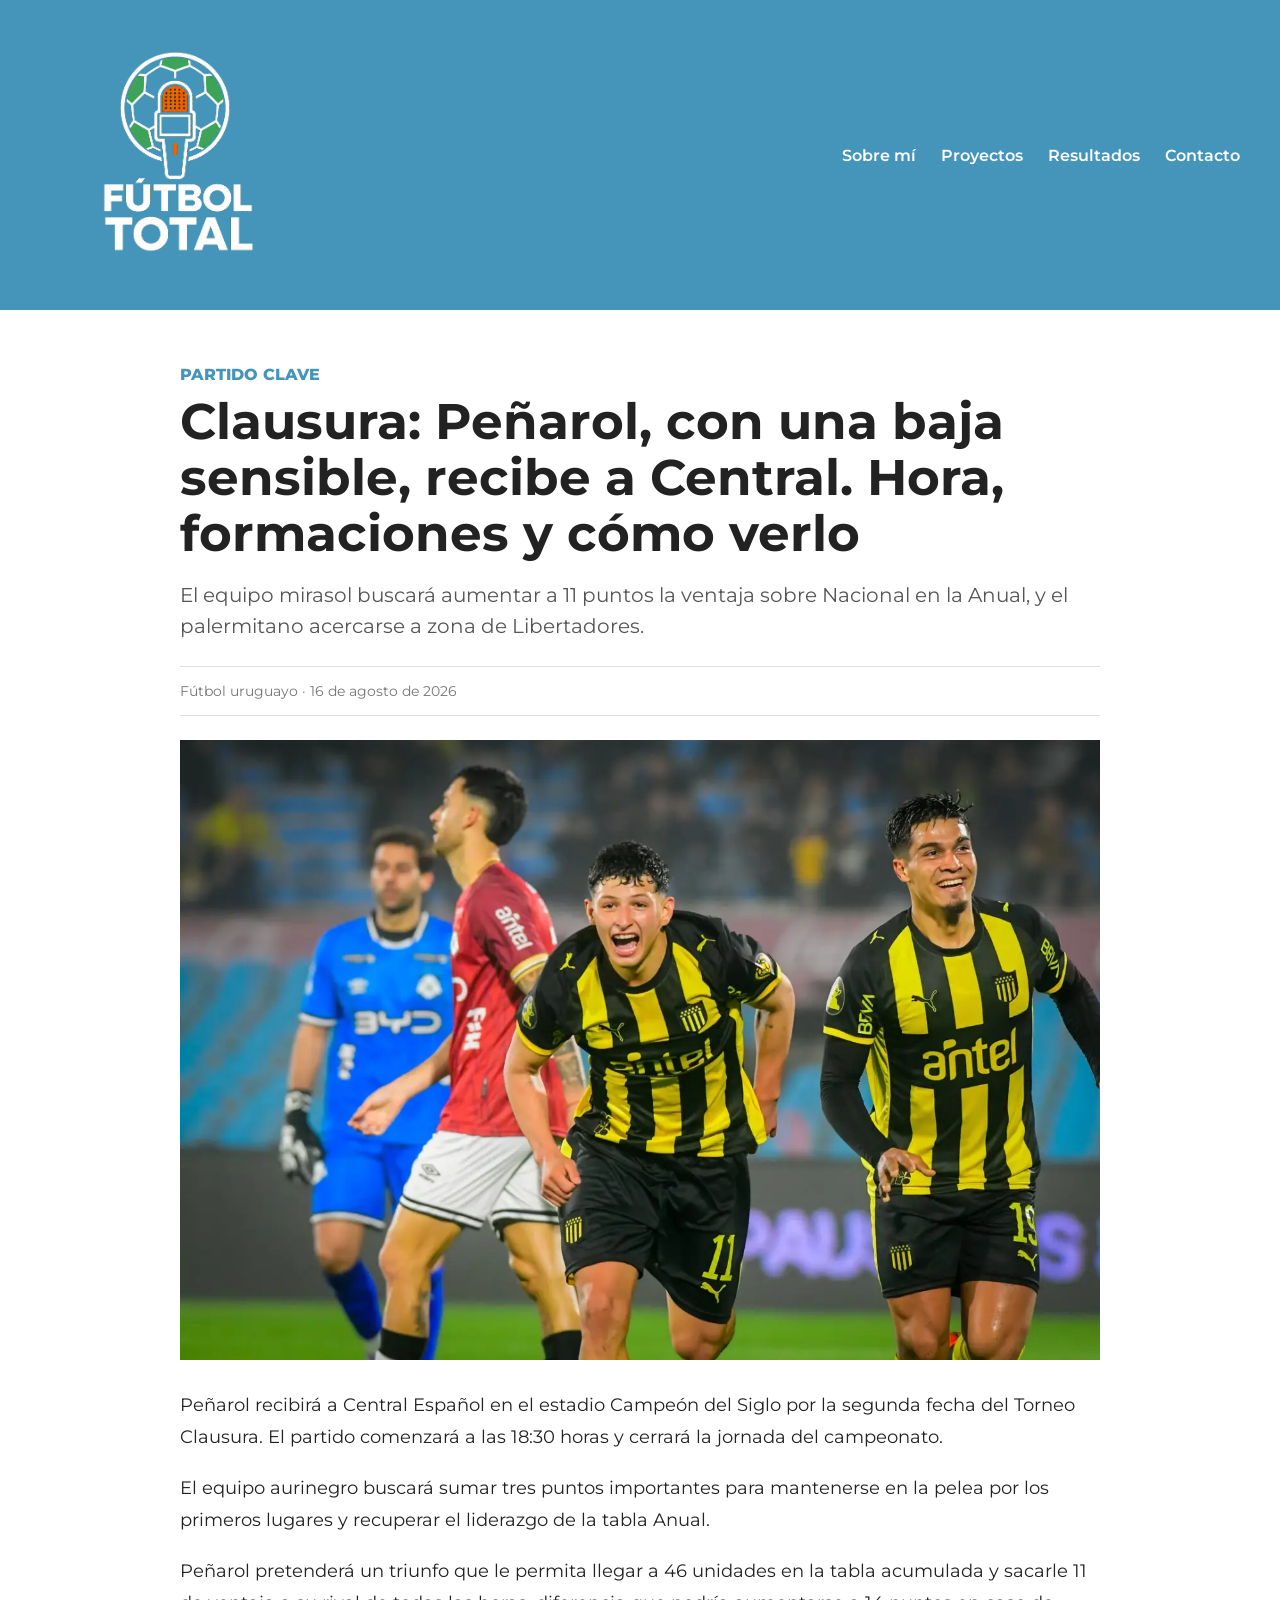
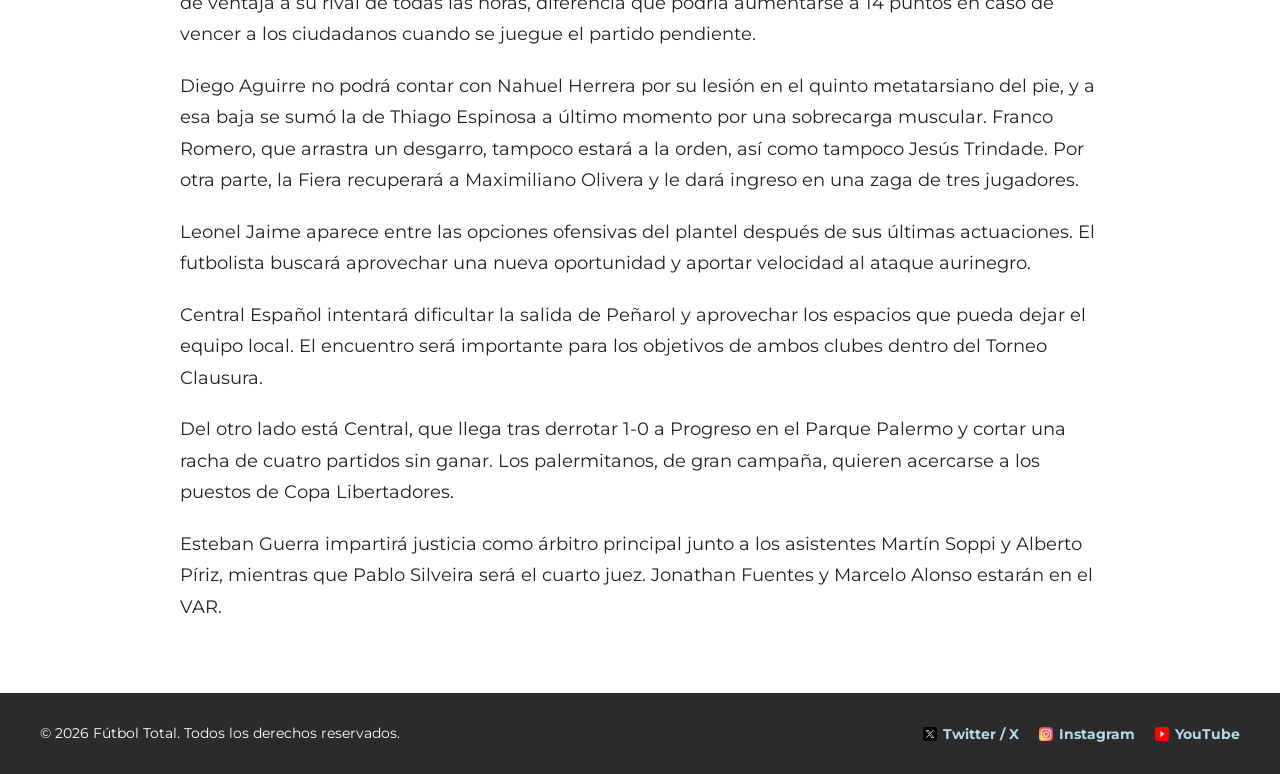
<file: pages/noticias/penarol-central.html>
<!DOCTYPE html>
<html lang="es">
<head>
    <meta charset="UTF-8">
    <meta name="viewport" content="width=device-width, initial-scale=1.0">

    <link rel="stylesheet" href="../../styles/styles.css">

    <title>Peñarol recibe a Central | Fútbol Total</title>
</head>

<body class="pagina pagina-noticia">

    <header class="encabezado">
        <a
            class="enlace-logo"
            href="../../index.html"
            aria-label="Volver al inicio de Fútbol Total"
        >
            <img
                class="logo-pagina"
                src="../../assets/logo-futbol.png"
                alt="Logo de Fútbol Total"
            >
        </a>

        <nav
            class="navegacion"
            aria-label="Navegación principal"
        >
            <ul class="menu">
                <li class="menu-item">
                    <a
                        class="menu-enlace"
                        href="../sobre-mi.html"
                    >
                        Sobre mí
                    </a>
                </li>

                <li class="menu-item">
                    <a
                        class="menu-enlace"
                        href="../proyectos.html"
                    >
                        Proyectos
                    </a>
                </li>

                <li class="menu-item">
                    <a
                        class="menu-enlace"
                        href="../resultados.html"
                    >
                        Resultados
                    </a>
                </li>

                <li class="menu-item">
                    <a
                        class="menu-enlace"
                        href="../contacto.html"
                    >
                        Contacto
                    </a>
                </li>
            </ul>
        </nav>
    </header>

    <main>
        <article class="detalle-noticia">

            <p class="categoria-detalle">
                Partido clave
            </p>

            <h1 class="titulo-detalle">
                Clausura: Peñarol, con una baja sensible, recibe a Central. Hora, formaciones y cómo verlo
            </h1>

            <p class="bajada-detalle">
                El equipo mirasol buscará aumentar a 11 puntos la ventaja sobre Nacional en la Anual, y el palermitano acercarse a zona de Libertadores.
            </p>

            <p class="datos-noticia">
                Fútbol uruguayo · 16 de agosto de 2026
            </p>

            <img
                class="imagen-detalle"
                src="../../assets/leonel-jaime.png"
                alt="Leonel Jaime celebrando con la camiseta de Peñarol"
            >

            <div class="cuerpo-noticia">
                <p>
                    Peñarol recibirá a Central Español en el estadio Campeón del Siglo por la segunda fecha del Torneo Clausura. El partido comenzará a las 18:30 horas y cerrará la jornada del campeonato.
                </p>

                <p>
                    El equipo aurinegro buscará sumar tres puntos importantes para mantenerse en la pelea por los primeros lugares y recuperar el liderazgo de la tabla Anual.
                </p>

                <p>
                    Peñarol pretenderá un triunfo que le permita llegar a 46 unidades en la tabla acumulada y sacarle 11 de ventaja a su rival de todas las horas, diferencia que podría aumentarse a 14 puntos en caso de vencer a los ciudadanos cuando se juegue el partido pendiente.
                </p>

                <p>
                    Diego Aguirre no podrá contar con Nahuel Herrera por su lesión en el quinto metatarsiano del pie, y a esa baja se sumó la de Thiago Espinosa a último momento por una sobrecarga muscular. Franco Romero, que arrastra un desgarro, tampoco estará a la orden, así como tampoco Jesús Trindade. Por otra parte, la Fiera recuperará a Maximiliano Olivera y le dará ingreso en una zaga de tres jugadores.
                </p>

                <p>
                    Leonel Jaime aparece entre las opciones ofensivas del plantel después de sus últimas actuaciones. El futbolista buscará aprovechar una nueva oportunidad y aportar velocidad al ataque aurinegro.
                </p>

                <p>
                    Central Español intentará dificultar la salida de Peñarol y aprovechar los espacios que pueda dejar el equipo local. El encuentro será importante para los objetivos de ambos clubes dentro del Torneo Clausura.
                </p>

                <p>
                    Del otro lado está Central, que llega tras derrotar 1-0 a Progreso en el Parque Palermo y cortar una racha de cuatro partidos sin ganar. Los palermitanos, de gran campaña, quieren acercarse a los puestos de Copa Libertadores.
                </p>

                <p>
                    Esteban Guerra impartirá justicia como árbitro principal junto a los asistentes Martín Soppi y Alberto Píriz, mientras que Pablo Silveira será el cuarto juez. Jonathan Fuentes y Marcelo Alonso estarán en el VAR.
                </p>
            </div>

        </article>
    </main>

    <footer class="pie-pagina">
        <p class="derechos">
            &copy;
            <span id="year"></span>
            Fútbol Total. Todos los derechos reservados.
        </p>

        <nav
            class="navegacion-redes"
            aria-label="Redes sociales"
        >
            <ul class="lista-redes">
                <li class="red-social">
                    <a
                        class="enlace-red"
                        href="https://twitter.com"
                        target="_blank"
                        rel="noopener noreferrer"
                    >
                        <img
                            class="icono-red"
                            src="../../assets/logos/x.png"
                            alt=""
                            width="14"
                            height="14"
                        >
                        Twitter / X
                    </a>
                </li>

                <li class="red-social">
                    <a
                        class="enlace-red"
                        href="https://instagram.com"
                        target="_blank"
                        rel="noopener noreferrer"
                    >
                        <img
                            class="icono-red"
                            src="../../assets/logos/instagram.png"
                            alt=""
                            width="14"
                            height="14"
                        >
                        Instagram
                    </a>
                </li>

                <li class="red-social">
                    <a
                        class="enlace-red"
                        href="https://youtube.com"
                        target="_blank"
                        rel="noopener noreferrer"
                    >
                        <img
                            class="icono-red"
                            src="../../assets/logos/yt.png"
                            alt=""
                            width="14"
                            height="14"
                        >
                        YouTube
                    </a>
                </li>
            </ul>
        </nav>
    </footer>

    <script>
        const year = document.getElementById("year");
        year.textContent = new Date().getFullYear();
    </script>

</body>
</html>
</file>
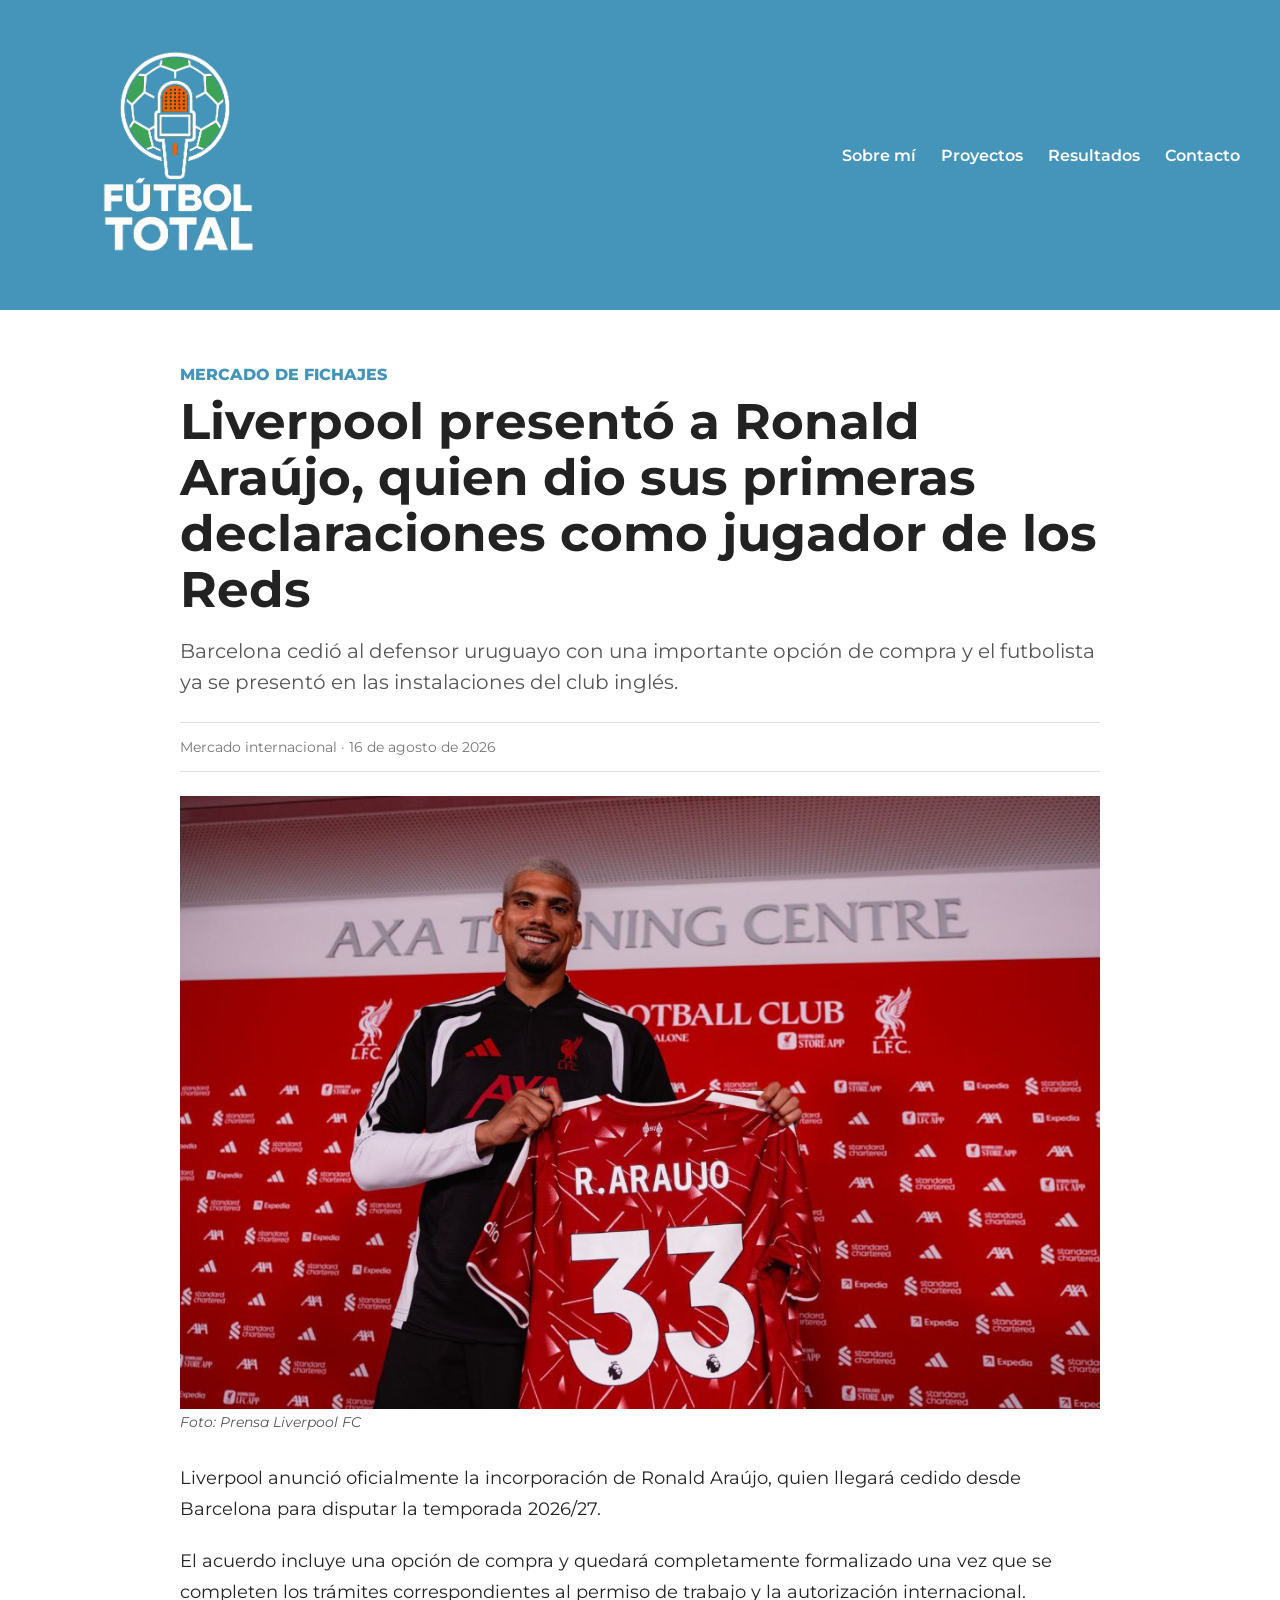
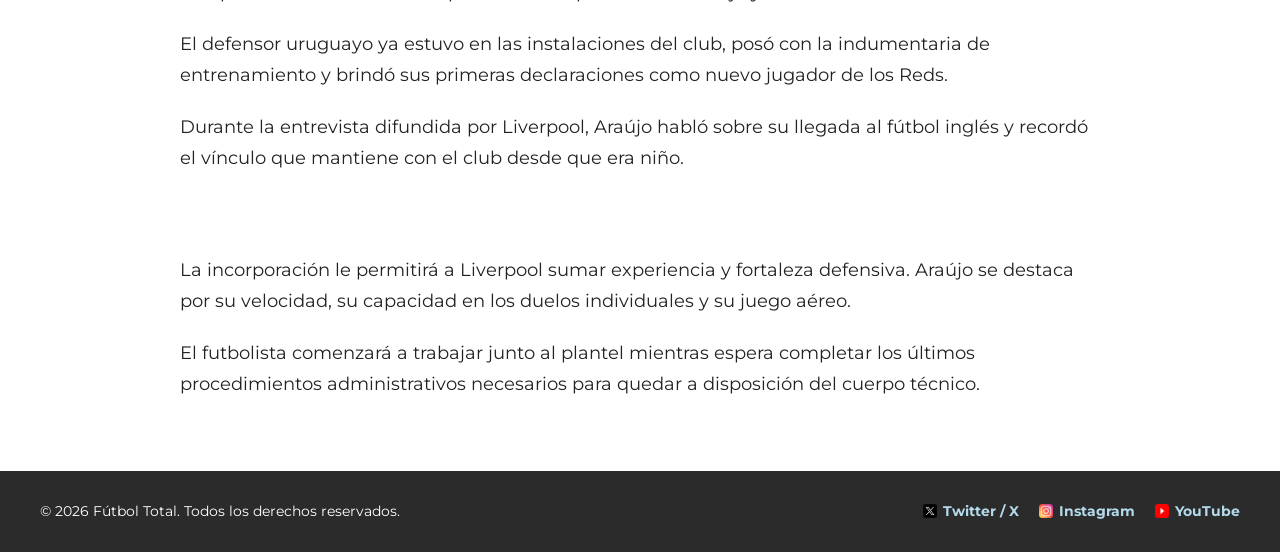
<file: pages/noticias/ronald-araujo.html>
<!DOCTYPE html>
<html lang="es">
<head>
    <meta charset="UTF-8">
    <meta name="viewport" content="width=device-width, initial-scale=1.0">

    <link rel="stylesheet" href="../../styles/styles.css">

    <title>Liverpool presentó a Ronald Araújo | Fútbol Total</title>
</head>

<body class="pagina pagina-noticia">

    <header class="encabezado">
        <a
            class="enlace-logo"
            href="../../index.html"
            aria-label="Volver al inicio de Fútbol Total"
        >
            <img
                class="logo-pagina"
                src="../../assets/logo-futbol.png"
                alt="Logo de Fútbol Total"
            >
        </a>

        <nav
            class="navegacion"
            aria-label="Navegación principal"
        >
            <ul class="menu">
                <li class="menu-item">
                    <a class="menu-enlace" href="../sobre-mi.html">
                        Sobre mí
                    </a>
                </li>

                <li class="menu-item">
                    <a class="menu-enlace" href="../proyectos.html">
                        Proyectos
                    </a>
                </li>

                <li class="menu-item">
                    <a class="menu-enlace" href="../resultados.html">
                        Resultados
                    </a>
                </li>

                <li class="menu-item">
                    <a class="menu-enlace" href="../contacto.html">
                        Contacto
                    </a>
                </li>
            </ul>
        </nav>
    </header>

    <main>
        <article class="detalle-noticia">

            <p class="categoria-detalle">
                Mercado de fichajes
            </p>

            <h1 class="titulo-detalle">
                Liverpool presentó a Ronald Araújo, quien dio sus primeras declaraciones como jugador de los Reds
            </h1>

            <p class="bajada-detalle">
                Barcelona cedió al defensor uruguayo con una importante opción de compra y el futbolista ya se presentó en las instalaciones del club inglés.
            </p>

            <p class="datos-noticia">
                Mercado internacional · 16 de agosto de 2026
            </p>

            <figure class="figura-noticia-detalle">
                <img
                    class="imagen-detalle"
                    src="../../assets/Ronald-Araujo.jpeg"
                    alt="Ronald Araújo durante su presentación como jugador de Liverpool"
                >

                <figcaption class="credito-imagen">
                    Foto: Prensa Liverpool FC
                </figcaption>
            </figure>

            <div class="cuerpo-noticia">
                <p>
                    Liverpool anunció oficialmente la incorporación de Ronald Araújo, quien llegará cedido desde Barcelona para disputar la temporada 2026/27.
                </p>

                <p>
                    El acuerdo incluye una opción de compra y quedará completamente formalizado una vez que se completen los trámites correspondientes al permiso de trabajo y la autorización internacional.
                </p>

                <p>
                    El defensor uruguayo ya estuvo en las instalaciones del club, posó con la indumentaria de entrenamiento y brindó sus primeras declaraciones como nuevo jugador de los Reds.
                </p>

                <p>
                    Durante la entrevista difundida por Liverpool, Araújo habló sobre su llegada al fútbol inglés y recordó el vínculo que mantiene con el club desde que era niño.
                </p>

                <!-- Publicación de Liverpool en X -->

                <div class="publicacion-x">
                    <blockquote
                        class="twitter-tweet"
                        data-dnt="true"
                    >
                        <a href="https://twitter.com/LFC/status/2086873965318885610"></a>
                    </blockquote>
                </div>

                <p>
                    La incorporación le permitirá a Liverpool sumar experiencia y fortaleza defensiva. Araújo se destaca por su velocidad, su capacidad en los duelos individuales y su juego aéreo.
                </p>

                <p>
                    El futbolista comenzará a trabajar junto al plantel mientras espera completar los últimos procedimientos administrativos necesarios para quedar a disposición del cuerpo técnico.
                </p>
            </div>

        </article>
    </main>

    <footer class="pie-pagina">
        <p class="derechos">
            &copy;
            <span id="year"></span>
            Fútbol Total. Todos los derechos reservados.
        </p>

        <nav
            class="navegacion-redes"
            aria-label="Redes sociales"
        >
            <ul class="lista-redes">
                <li class="red-social">
                    <a
                        class="enlace-red"
                        href="https://twitter.com"
                        target="_blank"
                        rel="noopener noreferrer"
                    >
                        <img
                            class="icono-red"
                            src="../../assets/logos/x.png"
                            alt=""
                            width="14"
                            height="14"
                        >
                        Twitter / X
                    </a>
                </li>

                <li class="red-social">
                    <a
                        class="enlace-red"
                        href="https://instagram.com"
                        target="_blank"
                        rel="noopener noreferrer"
                    >
                        <img
                            class="icono-red"
                            src="../../assets/logos/instagram.png"
                            alt=""
                            width="14"
                            height="14"
                        >
                        Instagram
                    </a>
                </li>

                <li class="red-social">
                    <a
                        class="enlace-red"
                        href="https://youtube.com"
                        target="_blank"
                        rel="noopener noreferrer"
                    >
                        <img
                            class="icono-red"
                            src="../../assets/logos/yt.png"
                            alt=""
                            width="14"
                            height="14"
                        >
                        YouTube
                    </a>
                </li>
            </ul>
        </nav>
    </footer>

    <script>
        const year = document.getElementById("year");
        year.textContent = new Date().getFullYear();
    </script>

    <script
        async
        src="https://platform.twitter.com/widgets.js"
        charset="utf-8"
    ></script>

</body>
</html>
</file>
<file: styles/styles.css>
@import url("https://fonts.googleapis.com/css2?family=Montserrat:wght@400;600;700;800&display=swap");

/* Paleta inspirada en la sección Deportes de Montevideo Portal */

:root {
    --azul-marino: #4595ba;
    --azul-profundo: #333333;
    --azul-superficie: #262626;
    --azul-seccion: #3d85a7;
    --celeste: #b3d9eb;
    --celeste-oscuro: #4595ba;
    --blanco: #ffffff;
    --fondo-claro: #ffffff;
    --fondo-alternativo: #f5f5f5;
    --texto-principal: #222222;
    --texto-secundario: #555555;
    --texto-suave: #777777;
    --borde: #dddddd;
    --footer: #2b2b2b;
}

/* ==================================================
ESTILOS GENERALES - MOBILE FIRST
   ================================================== */

* {
    margin: 0;
    padding: 0;
    box-sizing: border-box;
}

html {
    scroll-behavior: smooth;
}

.pagina {
    min-width: 0;
    background-color: var(--fondo-claro);
    color: var(--texto-principal);
    font-family: "Montserrat", sans-serif;
}

img {
    display: block;
    max-width: 100%;
}

a {
    color: inherit;
}

/* ==================================================
ENCABEZADO Y NAVEGACIÓN - MOBILE
   ================================================== */

.encabezado {
    display: flex;
    flex-direction: column;
    align-items: center;
    gap: 18px;
    padding: 18px 20px;
    background-color: var(--azul-marino);
}

.encabezado-inicio {
    position: sticky;
    top: 0;
    z-index: 1000;
}

.enlace-logo {
    flex-shrink: 0;
    text-decoration: none;
}

.logo-pagina {
    width: 190px;
    height: auto;
    object-fit: contain;
}

.enlace-logo:hover .logo-pagina,
.enlace-logo:focus .logo-pagina {
    opacity: 0.85;
}

.navegacion {
    width: 100%;
}

.menu {
    display: flex;
    flex-wrap: wrap;
    justify-content: center;
    align-items: center;
    gap: 12px 18px;
    list-style: none;
}

.menu-enlace {
    display: block;
    padding: 5px 0;
    color: var(--blanco);
    font-size: 14px;
    font-weight: 600;
    text-decoration: none;
}

.menu-enlace:hover,
.menu-enlace:focus,
.menu-enlace[aria-current="page"] {
    color: var(--celeste);
}

/* ==================================================
TEXTOS Y SECCIONES GENERALES - MOBILE
   ================================================== */

.contenido {
    min-width: 0;
}

.seccion,
.seccion-contacto,
.seccion-noticias,
.seccion-ultimas-noticias,
.seccion-fixture,
.seccion-resultados,
.seccion-proximos,
.seccion-clasificados,
.seccion-cruces,
.seccion-fases,
.seccion-fuente {
    display: flex;
    flex-direction: column;
    gap: 24px;
    width: 100%;
    padding: 35px 20px;
}

.seccion-contacto {
    background-color: var(--fondo-alternativo);
}

.seccion-inicio {
    display: flex;
    flex-direction: column;
    justify-content: center;
    align-items: center;
    gap: 18px;
    min-height: 220px;
    padding: 40px 20px;
    background-color: var(--azul-seccion);
    color: var(--blanco);
    text-align: center;
}

.titulo-principal {
    max-width: 900px;
    font-size: clamp(30px, 9vw, 48px);
    font-weight: 800;
    line-height: 1.15;
}

.texto-principal {
    max-width: 750px;
    font-size: 16px;
    line-height: 1.6;
}

.titulo-seccion {
    color: var(--azul-marino);
    font-size: clamp(26px, 7vw, 32px);
    font-weight: 800;
    line-height: 1.2;
    text-align: left;
}

.subtitulo {
    color: var(--celeste-oscuro);
    font-size: 21px;
    font-weight: 700;
    line-height: 1.3;
}

.articulo {
    display: flex;
    flex-direction: column;
    gap: 16px;
}

.texto,
.informacion-item {
    font-size: 16px;
    line-height: 1.7;
}

.lista,
.lista-informacion {
    display: flex;
    flex-direction: column;
    gap: 10px;
    list-style: none;
}

.lista-item,
.informacion-item {
    position: relative;
    padding-left: 20px;
}

.lista-item::before,
.informacion-item::before {
    content: "•";
    position: absolute;
    left: 0;
    color: var(--celeste-oscuro);
    font-weight: 800;
}

.figura {
    display: flex;
    flex-direction: column;
    align-items: center;
    gap: 12px;
    width: 100%;
    padding: 14px;
    background-color: var(--blanco);
}

.imagen {
    width: 100%;
    height: auto;
    object-fit: cover;
}

.descripcion-imagen {
    color: var(--texto-secundario);
    font-size: 14px;
    line-height: 1.5;
    text-align: center;
}

/* ==================================================
INDEX - GRID MOBILE FIRST
   ================================================== */

.portada-noticias {
    min-height: calc(100vh - 126px);
    padding: 30px 0 45px;
    background-color: var(--azul-profundo);
}

.contenedor-portal {
    width: min(100% - 40px, 1360px);
    margin: 0 auto;
}

.titulo-portal {
    margin-bottom: 24px;
    color: var(--blanco);
    font-size: clamp(27px, 8vw, 34px);
    font-weight: 800;
}

.grilla-destacadas {
    display: grid;
    grid-template-columns: minmax(0, 1fr);
    grid-template-areas:
        "bava"
        "penarol";
    gap: 24px;
}

.noticia-bava {
    grid-area: bava;
}

.noticia-penarol {
    grid-area: penarol;
}

.grilla-secundarias {
    display: grid;
    grid-template-columns: minmax(0, 1fr);
    grid-template-areas:
        "araujo"
        "merentiel"
        "juanico"
        "jadson";
    gap: 30px;
    margin-top: 38px;
}

.noticia-araujo {
    grid-area: araujo;
}

.noticia-merentiel {
    grid-area: merentiel;
}

.noticia-juanico {
    grid-area: juanico;
}

.noticia-jadson {
    grid-area: jadson;
}

.noticia-imagen {
    position: relative;
    display: block;
    min-width: 0;
    overflow: hidden;
    background-color: var(--azul-superficie);
    color: var(--blanco);
    text-decoration: none;
}

.noticia-imagen-grande {
    min-height: 330px;
}

.noticia-imagen img {
    position: absolute;
    inset: 0;
    width: 100%;
    height: 100%;
    object-fit: cover;
    transition: transform 0.35s ease, opacity 0.35s ease;
}

.noticia-imagen::after {
    content: "";
    position: absolute;
    inset: 0;
    background: linear-gradient(to top, rgba(0, 0, 0, 0.94), rgba(0, 0, 0, 0.3) 65%, transparent);
}

.noticia-imagen:hover img,
.noticia-imagen:focus img {
    transform: scale(1.045);
    opacity: 0.9;
}

.noticia-imagen:focus-visible,
.tarjeta-secundaria-portada:focus-visible {
    outline: 3px solid var(--celeste);
    outline-offset: 4px;
}

.capa-noticia {
    position: absolute;
    right: 0;
    bottom: 0;
    left: 0;
    z-index: 1;
    display: flex;
    flex-direction: column;
    gap: 8px;
    padding: 20px;
}

.capa-noticia h2 {
    color: var(--blanco);
    font-size: clamp(20px, 6vw, 24px);
    font-weight: 800;
    line-height: 1.2;
}

.capa-noticia > p:last-child {
    font-size: 14px;
    line-height: 1.45;
}

.categoria-portada {
    color: var(--celeste);
    font-size: 12px;
    font-weight: 800;
    text-transform: uppercase;
}

.tarjeta-secundaria-portada {
    display: block;
    min-width: 0;
    color: var(--blanco);
    text-decoration: none;
}

.marco-secundaria {
    width: 100%;
    aspect-ratio: 16 / 9;
    overflow: hidden;
    background-color: var(--azul-superficie);
}

.marco-secundaria img {
    width: 100%;
    height: 100%;
    object-fit: cover;
    transition: transform 0.35s ease, opacity 0.35s ease;
}

.tarjeta-secundaria-portada:hover .marco-secundaria img,
.tarjeta-secundaria-portada:focus .marco-secundaria img {
    transform: scale(1.045);
    opacity: 0.88;
}

.texto-secundaria {
    display: flex;
    flex-direction: column;
    gap: 9px;
    padding-top: 16px;
}

.texto-secundaria h2 {
    color: var(--blanco);
    font-size: 19px;
    font-weight: 800;
    line-height: 1.25;
}

.texto-secundaria > p:last-child {
    font-size: 15px;
    line-height: 1.5;
}

/* ==================================================
PROYECTOS - GRID MOBILE FIRST
   ================================================== */

.seccion-proyectos {
    display: grid;
    grid-template-columns: minmax(0, 1fr);
    grid-template-areas:
        "titulo"
        "cobertura"
        "fixture"
        "sudamericana"
        "proceso"
        "proximos"
        "imagen";
    gap: 22px;
    width: min(100%, 1280px);
    margin: 0 auto;
}

.titulo-proyectos {
    grid-area: titulo;
    color: var(--azul-marino);
}

.proyecto-cobertura {
    grid-area: cobertura;
}

.proyecto-fixture {
    grid-area: fixture;
}

.proyecto-sudamericana {
    grid-area: sudamericana;
}

.proyecto-proceso {
    grid-area: proceso;
}

.proyecto-proximos {
    grid-area: proximos;
}

.figura-proyectos {
    grid-area: imagen;
}

.tarjeta-proyecto {
    min-width: 0;
    padding: 22px;
    border-left: 5px solid var(--celeste-oscuro);
    background-color: var(--blanco);
    box-shadow: 0 6px 18px rgba(18, 53, 36, 0.08);
}

.figura-proyectos {
    align-self: stretch;
}

.figura-proyectos .imagen {
    height: 100%;
    min-height: 230px;
}

/* ==================================================
RESULTADOS Y OTRAS PÁGINAS
   ================================================== */

.seccion-resultados,
.seccion-clasificados,
.seccion-fases {
    background-color: var(--blanco);
}

.seccion-proximos,
.seccion-cruces,
.seccion-resultados-alternativa {
    background-color: var(--fondo-alternativo);
}

.grupo-resultados,
.fase {
    display: flex;
    flex-direction: column;
    gap: 13px;
    width: 100%;
    padding: 20px;
    background-color: var(--blanco);
}

.partido-resultado,
.partido-proximo {
    display: flex;
    flex-wrap: wrap;
    justify-content: space-between;
    align-items: center;
    gap: 8px 14px;
    padding: 12px;
    background-color: var(--fondo-claro);
    line-height: 1.5;
}

.marcador,
.horario-partido {
    color: var(--celeste-oscuro);
    white-space: nowrap;
}

.detalle-partido,
.clasificacion,
.texto-pendiente,
.fase-pendiente {
    color: var(--texto-secundario);
    font-size: 14px;
    line-height: 1.6;
}

.lista-clasificados {
    display: grid;
    grid-template-columns: minmax(0, 1fr);
    gap: 12px;
    list-style: none;
}

.equipo-clasificado,
.cruce {
    padding: 15px;
    background-color: var(--azul-marino);
    color: var(--blanco);
    font-weight: 700;
    text-align: center;
}

.seccion-fuente {
    align-items: center;
    background-color: var(--texto-principal);
    color: var(--blanco);
    text-align: center;
}

.texto-fuente {
    font-size: 15px;
    line-height: 1.6;
}

.enlace-fuente {
    color: var(--celeste);
    font-weight: 700;
    text-decoration: none;
}

/* ==================================================
PÁGINAS INDIVIDUALES DE NOTICIAS
   ================================================== */

.pagina-noticia {
    background-color: var(--blanco);
}

.detalle-noticia {
    width: min(100% - 40px, 920px);
    margin: 0 auto;
    padding: 40px 0 55px;
}

.categoria-detalle {
    margin-bottom: 10px;
    color: var(--celeste-oscuro);
    font-weight: 800;
    text-transform: uppercase;
}

.titulo-detalle {
    margin-bottom: 18px;
    color: var(--texto-principal);
    font-size: clamp(30px, 8vw, 50px);
    line-height: 1.12;
}

.bajada-detalle {
    color: var(--texto-secundario);
    font-size: 18px;
    line-height: 1.55;
}

.datos-noticia {
    margin: 24px 0;
    padding: 15px 0;
    border-top: 1px solid var(--borde);
    border-bottom: 1px solid var(--borde);
    color: var(--texto-suave);
    font-size: 14px;
}

.imagen-detalle {
    width: 100%;
    max-height: 620px;
    object-fit: cover;
}

.imagen-detalle + .cuerpo-noticia {
    margin-top: 30px;
}

.figura-noticia-detalle {
    margin-bottom: 30px;
}

.credito-imagen {
    margin-top: 4px;
    color: var(--texto-secundario);
    font-size: 14px;
    font-style: italic;
    line-height: 1.4;
}

.cuerpo-noticia {
    display: flex;
    flex-direction: column;
    gap: 20px;
    font-size: 17px;
    line-height: 1.75;
}

.subtitulo-noticia-detalle {
    margin-top: 12px;
    color: var(--azul-marino);
    font-size: 22px;
    font-weight: 800;
}

.publicacion-x {
    display: flex;
    justify-content: flex-start;
    width: 100%;
    margin: 20px 0;
}

.publicacion-x .twitter-tweet {
    width: 100% !important;
    max-width: 550px !important;
    margin: 0 !important;
}

/* ==================================================
FOOTER - MOBILE
   ================================================== */

.pie-pagina {
    display: flex;
    flex-direction: column;
    align-items: center;
    gap: 22px;
    padding: 28px 20px;
    background-color: var(--footer);
    color: var(--blanco);
    text-align: center;
}

.derechos {
    font-size: 14px;
    line-height: 1.5;
}

.navegacion-redes {
    width: 100%;
}

.lista-redes {
    display: flex;
    flex-wrap: wrap;
    justify-content: center;
    align-items: center;
    gap: 14px 20px;
    list-style: none;
}

.enlace-red {
    display: flex;
    align-items: center;
    gap: 6px;
    color: var(--celeste);
    font-size: 14px;
    font-weight: 700;
    text-decoration: none;
}

.enlace-red:hover,
.enlace-red:focus {
    color: var(--blanco);
}

/* ==================================================
TABLET - DESDE 768 PX
   ================================================== */

@media (min-width: 768px) {
    .encabezado {
        flex-direction: row;
        justify-content: space-between;
        padding: 18px 30px;
    }

    .logo-pagina {
        width: 230px;
        height: auto;
    }

    .navegacion {
        width: auto;
    }

    .menu {
        justify-content: flex-end;
        gap: 20px;
    }

    .menu-enlace {
        font-size: 15px;
    }

    .seccion,
    .seccion-contacto,
    .seccion-noticias,
    .seccion-ultimas-noticias,
    .seccion-fixture,
    .seccion-resultados,
    .seccion-proximos,
    .seccion-clasificados,
    .seccion-cruces,
    .seccion-fases,
    .seccion-fuente {
        padding: 45px 30px;
    }

    .contenedor-portal {
        width: min(100% - 60px, 1360px);
    }

    .grilla-destacadas {
        grid-template-columns: repeat(2, minmax(0, 1fr));
        grid-template-areas: "bava penarol";
    }

    .grilla-secundarias {
        grid-template-columns: repeat(2, minmax(0, 1fr));
        grid-template-areas:
            "araujo merentiel"
            "juanico jadson";
    }

    .noticia-imagen-grande {
        min-height: 360px;
    }

    .seccion-proyectos {
        grid-template-columns: repeat(2, minmax(0, 1fr));
        grid-template-areas:
            "titulo titulo"
            "cobertura fixture"
            "sudamericana sudamericana"
            "proceso proximos"
            "imagen imagen";
        gap: 26px;
    }

    .figura-proyectos .imagen {
        min-height: 320px;
    }

    .lista-clasificados {
        grid-template-columns: repeat(2, minmax(0, 1fr));
    }

    .pie-pagina {
        flex-direction: row;
        justify-content: space-between;
        padding: 28px 30px;
        text-align: left;
    }

    .navegacion-redes {
        width: auto;
    }

    .lista-redes {
        justify-content: flex-end;
    }
}

/* ==================================================
DESKTOP - BREAKPOINT OBLIGATORIO DESDE 1024 PX
   ================================================== */

@media (min-width: 1024px) {
    .encabezado {
        gap: 30px;
        padding: 20px 40px;
    }

    .logo-pagina {
        width: 270px;
        height: auto;
    }

    .menu {
        gap: 25px;
    }

    .menu-enlace {
        font-size: 16px;
    }

    .seccion,
    .seccion-contacto,
    .seccion-noticias,
    .seccion-ultimas-noticias,
    .seccion-fixture,
    .seccion-resultados,
    .seccion-proximos,
    .seccion-clasificados,
    .seccion-cruces,
    .seccion-fases,
    .seccion-fuente {
        padding: 55px 40px;
    }

    .portada-noticias {
        padding: 38px 0 55px;
    }

    .grilla-destacadas {
        gap: 30px;
    }

    .grilla-secundarias {
        grid-template-columns: repeat(4, minmax(0, 1fr));
        grid-template-areas: "araujo merentiel juanico jadson";
        gap: 30px;
        margin-top: 48px;
    }

    .noticia-imagen-grande {
        min-height: 390px;
    }

    .capa-noticia {
        padding: 24px;
    }

    .seccion-proyectos {
        grid-template-columns: repeat(3, minmax(0, 1fr));
        grid-template-areas:
            "titulo titulo titulo"
            "cobertura fixture sudamericana"
            "proceso proximos imagen";
        gap: 30px;
    }

    .tarjeta-proyecto {
        padding: 26px;
    }

    .figura-proyectos {
        padding: 0;
        overflow: hidden;
    }

    .figura-proyectos .imagen {
        min-height: 100%;
    }

    .figura-proyectos .descripcion-imagen {
        padding: 0 18px 18px;
    }

    .lista-clasificados {
        grid-template-columns: repeat(4, minmax(0, 1fr));
    }

    .detalle-noticia {
        padding: 55px 0 70px;
    }

    .bajada-detalle {
        font-size: 20px;
    }

    .cuerpo-noticia {
        font-size: 18px;
    }

    .pie-pagina {
        padding: 30px 40px;
    }
}
</file>
